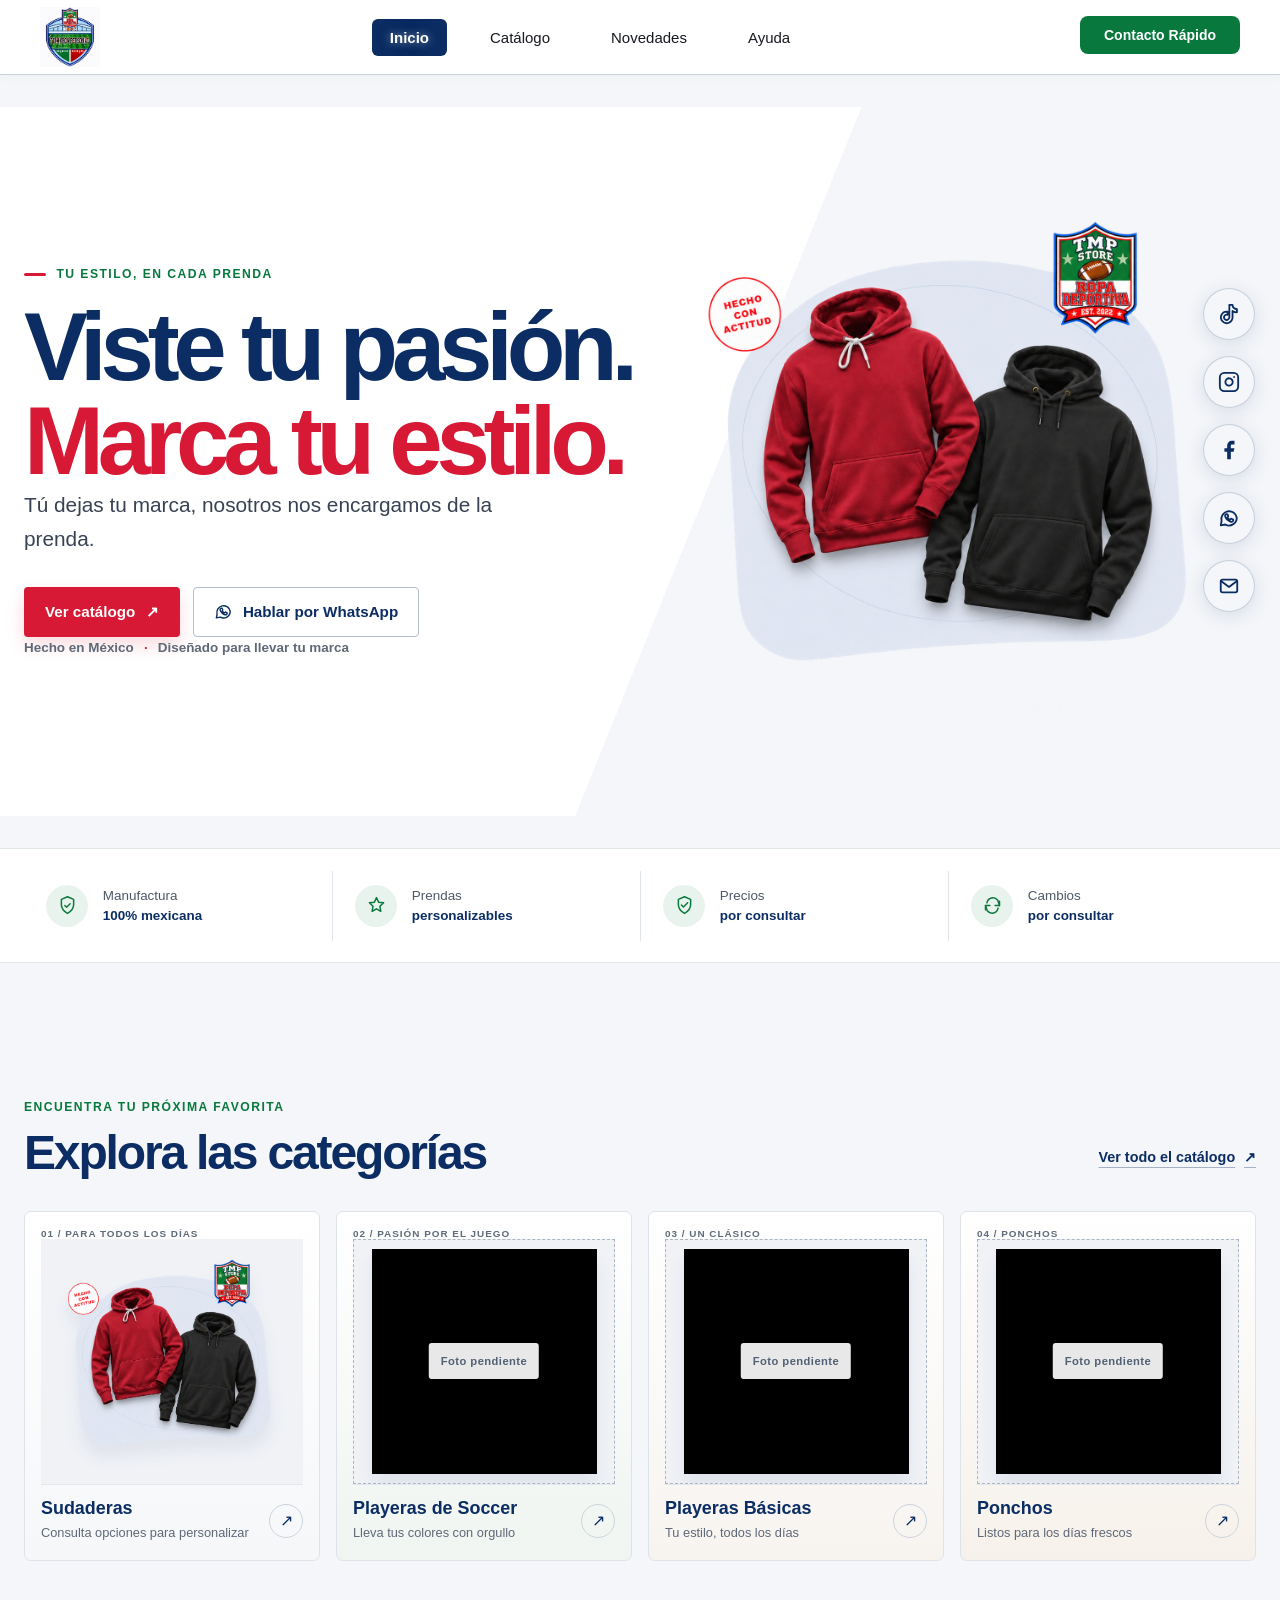
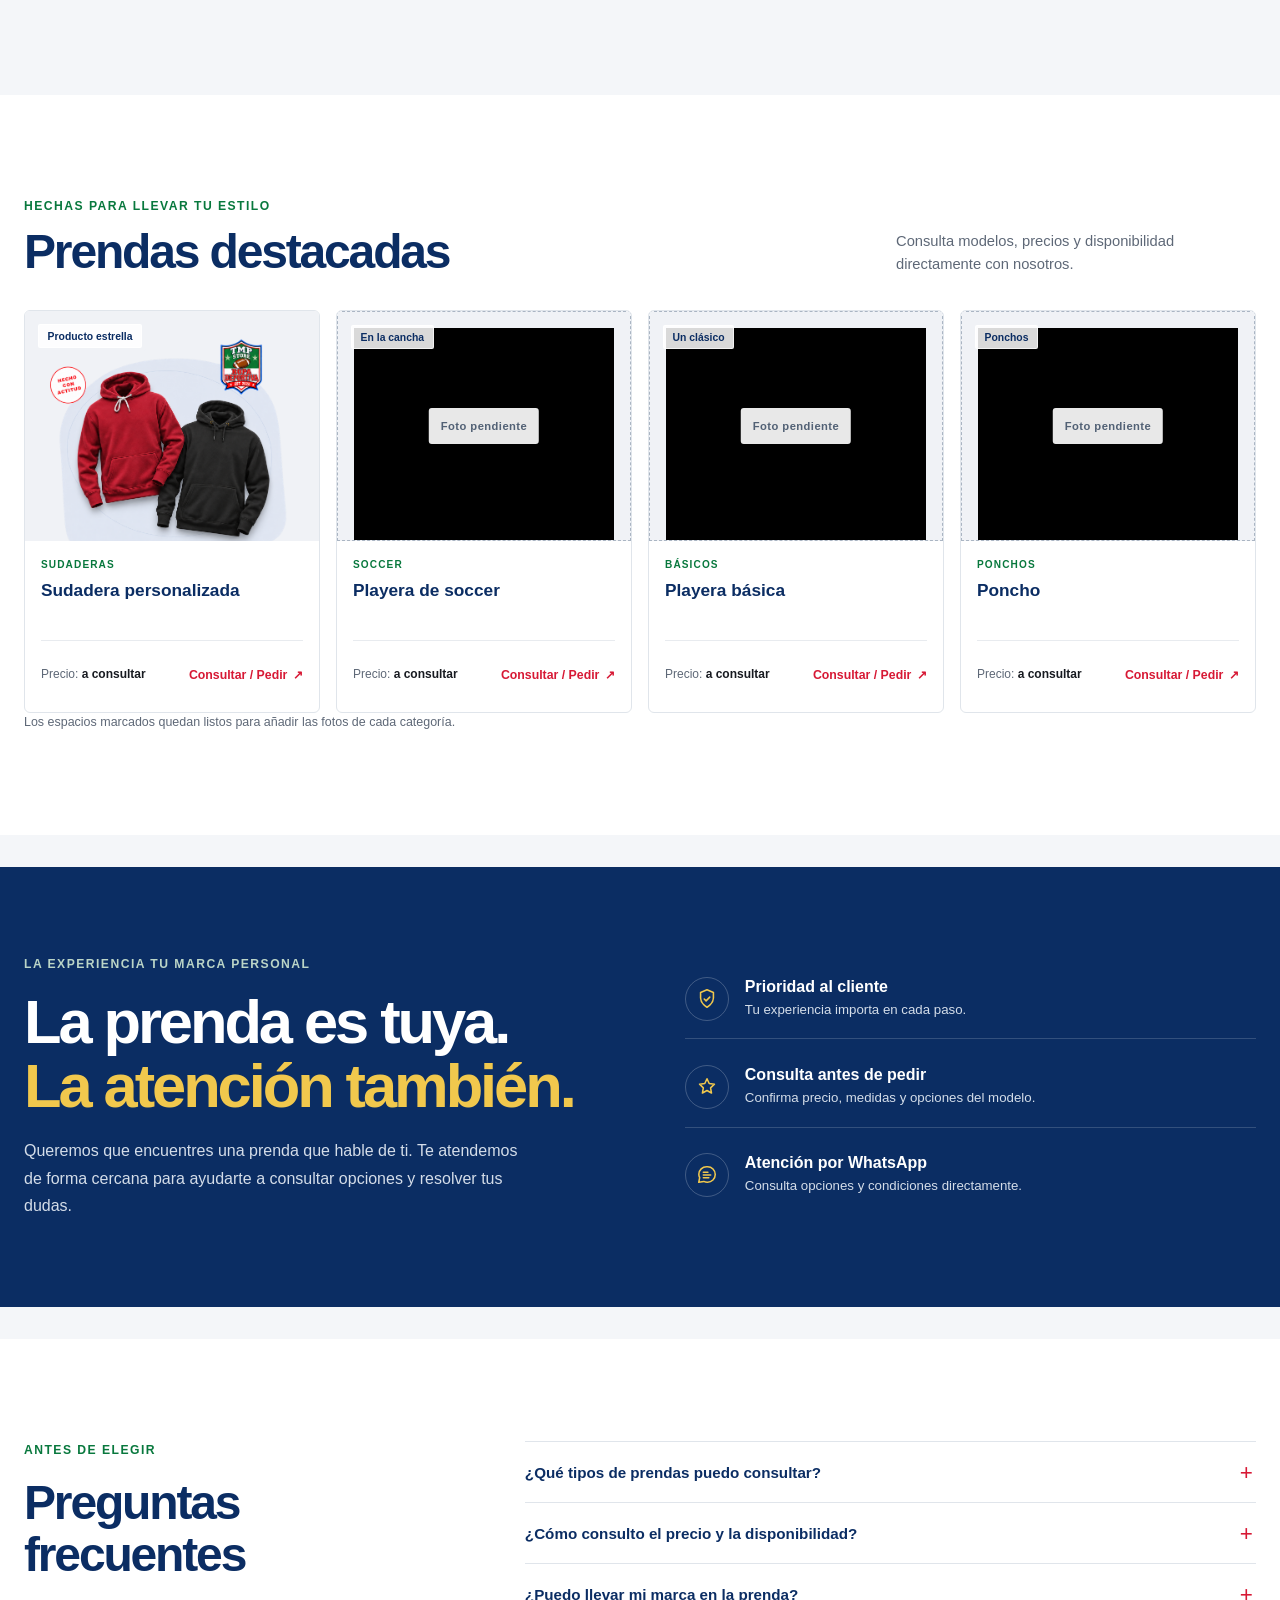
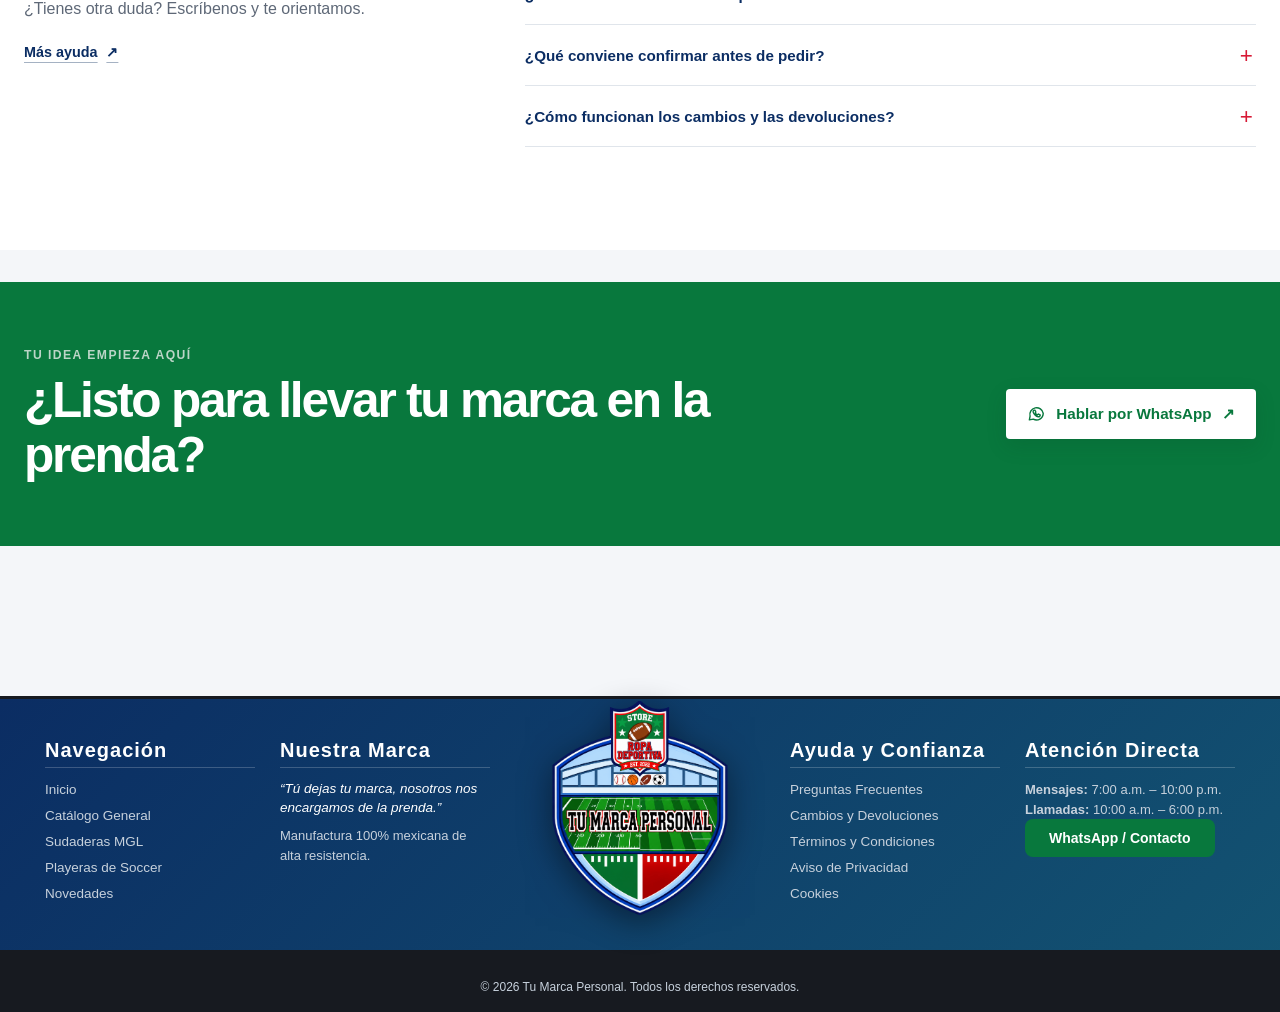
<file: index.html>
<!doctype html>
<html lang="es">
<head>
  <meta charset="utf-8">
  <meta name="viewport" content="width=device-width, initial-scale=1">
  <meta name="description" content="Encuentra sudaderas, playeras de soccer, playeras básicas y ponchos de Tu Marca Personal. Consulta modelos y precios por WhatsApp.">
  <title>Tu Marca Personal | Viste tu pasión</title>
  <link rel="icon" type="image/png" href="codigo/img/logos/Icono_tmp.png">
  <link rel="stylesheet" href="codigo/site-shell.css">
  <link rel="stylesheet" href="codigo/menu/menu.css">
  <link rel="stylesheet" href="codigo/footer/footer.css">
  <link rel="stylesheet" href="codigo/floating%20buttons/floating_buttons.css">
  <link rel="stylesheet" href="codigo/home/home.css">
</head>
<body id="top">
  <a class="skip-link" href="#contenido-principal">Saltar al contenido</a>
  <div id="site-header"></div>

  <main id="contenido-principal" class="page-content home-page">
    <section class="home-hero" aria-labelledby="hero-title">
      <div class="home-container hero-layout">
        <div class="hero-copy">
          <p class="eyebrow"><span class="eyebrow-mark" aria-hidden="true"></span> Tu estilo, en cada prenda</p>
          <h1 id="hero-title">Viste tu pasión.<br><span>Marca tu estilo.</span></h1>
          <p class="hero-tagline">Tú dejas tu marca, nosotros nos encargamos de la prenda.</p>
          <div class="hero-actions">
            <a class="button button-primary" href="catalogo.html">Ver catálogo <span aria-hidden="true">↗</span></a>
            <a class="button button-secondary" href="https://api.whatsapp.com/send/?phone=5215611265205" target="_blank" rel="noopener noreferrer">
              <svg viewBox="0 0 24 24" aria-hidden="true"><path d="M20.5 11.7a8.5 8.5 0 0 1-12.6 7.4L3 20l.9-4.7a8.5 8.5 0 1 1 16.6-3.6Z"></path><path d="M8.7 8.2c.2-.5.4-.5.7-.5h.5c.2 0 .4.1.5.4l.7 1.7c.1.2 0 .4-.1.6l-.5.6c-.2.2-.2.4 0 .6.5.9 1.3 1.7 2.2 2.2.2.1.4.1.6-.1l.7-.8c.2-.2.4-.2.7-.1l1.6.8c.3.1.4.3.4.5 0 .3-.2 1.2-.8 1.6-.5.4-1.1.6-1.8.4-1.1-.2-2.4-.8-3.7-2-1.5-1.3-2.3-2.8-2.6-3.9-.2-.8.1-1.5.4-2Z"></path></svg>
              Hablar por WhatsApp
            </a>
          </div>
          <p class="hero-note">Hecho en México <span aria-hidden="true">·</span> Diseñado para llevar tu marca</p>
        </div>

        <div class="hero-art">
          <div class="hero-photo-orbit">
          <img class="hero-photo" src="codigo/img/inicio/sudaderas_1.png" width="1242" height="1242" alt="Maqueta referencial de dos sudaderas deportivas TMP en rojo y negro" fetchpriority="high" decoding="async">
          </div>
        </div>
      </div>
    </section>

    <section class="trust-section" aria-label="Compra con confianza">
      <div class="home-container trust-grid">
        <article class="trust-item">
          <span class="trust-icon" aria-hidden="true"><svg viewBox="0 0 24 24"><path d="M12 21s7-4.2 7-10V5l-7-3-7 3v6c0 5.8 7 10 7 10Z"></path><path d="m9 12 2 2 4-4"></path></svg></span>
          <p>Manufactura <strong>100% mexicana</strong></p>
        </article>
        <article class="trust-item">
          <span class="trust-icon" aria-hidden="true"><svg viewBox="0 0 24 24"><path d="m12 3 2.4 5.2 5.7.7-4.2 4 1 5.7-4.9-2.8-5 2.8 1-5.7-4.1-4 5.7-.7L12 3Z"></path></svg></span>
          <p>Prendas <strong>personalizables</strong></p>
        </article>
        <article class="trust-item">
          <span class="trust-icon" aria-hidden="true"><svg viewBox="0 0 24 24"><path d="M12 21s7-4.2 7-10V5l-7-3-7 3v6c0 5.8 7 10 7 10Z"></path><path d="m8.5 11.5 2.3 2.3 4.8-5"></path></svg></span>
          <p>Precios <strong>por consultar</strong></p>
        </article>
        <article class="trust-item">
          <span class="trust-icon" aria-hidden="true"><svg viewBox="0 0 24 24"><path d="M20 7v5h-5M4 17v-5h5"></path><path d="M5.6 9A7 7 0 0 1 18 6l2 6M4 12l2 6a7 7 0 0 0 12.4-3"></path></svg></span>
          <p>Cambios <strong>por consultar</strong></p>
        </article>
      </div>
    </section>

    <section class="home-section categories-section" aria-labelledby="categories-title">
      <div class="home-container">
        <div class="section-heading">
          <div><p class="eyebrow">Encuentra tu próxima favorita</p><h2 id="categories-title">Explora las categorías</h2></div>
          <a class="text-link" href="catalogo.html">Ver todo el catálogo <span aria-hidden="true">↗</span></a>
        </div>
        <div class="category-grid">
          <a class="category-card category-card-hoodie" href="catalogo.html#sudaderas">
            <span class="category-number">01 / PARA TODOS LOS DÍAS</span>
            <div class="category-photo"><img class="media-photo" src="codigo/img/inicio/sudaderas_1.png" width="1242" height="1242" alt="Sudaderas roja y negra de TMP Store" loading="lazy" decoding="async"></div>
            <div class="category-copy"><div><h3>Sudaderas</h3><p>Consulta opciones para personalizar</p></div><span class="round-arrow" aria-hidden="true">↗</span></div>
          </a>
          <a class="category-card category-card-soccer" href="catalogo.html#soccer">
            <span class="category-number">02 / PASIÓN POR EL JUEGO</span>
            <div class="category-photo photo-slot">
              <img class="media-photo" src="codigo/img/inicio/playeras-soccer_1.png" data-image-slot alt="" loading="lazy" decoding="async">
              <span class="photo-slot-label">Foto pendiente</span>
            </div>
            <div class="category-copy"><div><h3>Playeras de Soccer</h3><p>Lleva tus colores con orgullo</p></div><span class="round-arrow" aria-hidden="true">↗</span></div>
          </a>
          <a class="category-card category-card-basic" href="catalogo.html#basicas">
            <span class="category-number">03 / UN CLÁSICO</span>
            <div class="category-photo photo-slot">
              <img class="media-photo" src="codigo/img/inicio/playeras-basicas_1.png" data-image-slot alt="" loading="lazy" decoding="async">
              <span class="photo-slot-label">Foto pendiente</span>
            </div>
            <div class="category-copy"><div><h3>Playeras Básicas</h3><p>Tu estilo, todos los días</p></div><span class="round-arrow" aria-hidden="true">↗</span></div>
          </a>
          <a class="category-card category-card-poncho" href="catalogo.html#ponchos">
            <span class="category-number">04 / PONCHOS</span>
            <div class="category-photo photo-slot">
              <img class="media-photo" src="codigo/img/inicio/ponchos_1.png" data-image-slot alt="" loading="lazy" decoding="async">
              <span class="photo-slot-label">Foto pendiente</span>
            </div>
            <div class="category-copy"><div><h3>Ponchos</h3><p>Listos para los días frescos</p></div><span class="round-arrow" aria-hidden="true">↗</span></div>
          </a>
        </div>
      </div>
    </section>

    <section class="home-section products-section" id="destacados" aria-labelledby="products-title">
      <div class="home-container">
        <div class="section-heading">
          <div><p class="eyebrow">Hechas para llevar tu estilo</p><h2 id="products-title">Prendas destacadas</h2></div>
          <p class="section-intro">Consulta modelos, precios y disponibilidad directamente con nosotros.</p>
        </div>
        <div class="product-grid">
          <article class="product-card">
            <a class="product-image product-image-hoodie" href="producto.html?producto=sudaderas" aria-label="Ver detalles de la sudadera personalizada">
              <span class="product-label">Producto estrella</span><img class="media-photo" src="codigo/img/inicio/sudaderas_1.png" width="1242" height="1242" alt="" loading="lazy" decoding="async">
            </a>
            <div class="product-info"><p class="product-category">SUDADERAS</p><h3><a href="producto.html?producto=sudaderas">Sudadera personalizada</a></h3><div class="product-buy"><p>Precio: <strong>a consultar</strong></p><a href="https://api.whatsapp.com/send/?phone=5215611265205&amp;text=Hola%2C%20me%20interesa%20una%20sudadera%20personalizada.%20%C2%BFMe%20comparten%20precio%20y%20disponibilidad%3F" target="_blank" rel="noopener noreferrer">Consultar / Pedir <span aria-hidden="true">↗</span></a></div></div>
          </article>
          <article class="product-card">
            <a class="product-image product-image-soccer photo-slot" href="producto.html?producto=soccer" aria-label="Ver detalles de la playera de soccer">
              <span class="product-label">En la cancha</span><img class="media-photo" src="codigo/img/inicio/playeras-soccer_1.png" data-image-slot alt="" loading="lazy" decoding="async"><span class="photo-slot-label">Foto pendiente</span>
            </a>
            <div class="product-info"><p class="product-category">SOCCER</p><h3><a href="producto.html?producto=soccer">Playera de soccer</a></h3><div class="product-buy"><p>Precio: <strong>a consultar</strong></p><a href="https://api.whatsapp.com/send/?phone=5215611265205&amp;text=Hola%2C%20me%20interesa%20una%20playera%20de%20soccer.%20%C2%BFMe%20comparten%20precio%20y%20disponibilidad%3F" target="_blank" rel="noopener noreferrer">Consultar / Pedir <span aria-hidden="true">↗</span></a></div></div>
          </article>
          <article class="product-card">
            <a class="product-image product-image-basic photo-slot" href="producto.html?producto=basicas" aria-label="Ver detalles de la playera básica">
              <span class="product-label">Un clásico</span><img class="media-photo" src="codigo/img/inicio/playeras-basicas_1.png" data-image-slot alt="" loading="lazy" decoding="async"><span class="photo-slot-label">Foto pendiente</span>
            </a>
            <div class="product-info"><p class="product-category">BÁSICOS</p><h3><a href="producto.html?producto=basicas">Playera básica</a></h3><div class="product-buy"><p>Precio: <strong>a consultar</strong></p><a href="https://api.whatsapp.com/send/?phone=5215611265205&amp;text=Hola%2C%20me%20interesa%20una%20playera%20b%C3%A1sica.%20%C2%BFMe%20comparten%20precio%20y%20disponibilidad%3F" target="_blank" rel="noopener noreferrer">Consultar / Pedir <span aria-hidden="true">↗</span></a></div></div>
          </article>
          <article class="product-card">
            <a class="product-image product-image-poncho photo-slot" href="producto.html?producto=ponchos" aria-label="Ver detalles del poncho">
              <span class="product-label">Ponchos</span><img class="media-photo" src="codigo/img/inicio/ponchos_1.png" data-image-slot alt="" loading="lazy" decoding="async"><span class="photo-slot-label">Foto pendiente</span>
            </a>
            <div class="product-info"><p class="product-category">PONCHOS</p><h3><a href="producto.html?producto=ponchos">Poncho</a></h3><div class="product-buy"><p>Precio: <strong>a consultar</strong></p><a href="https://api.whatsapp.com/send/?phone=5215611265205&amp;text=Hola%2C%20me%20interesa%20un%20poncho.%20%C2%BFMe%20comparten%20precio%20y%20disponibilidad%3F" target="_blank" rel="noopener noreferrer">Consultar / Pedir <span aria-hidden="true">↗</span></a></div></div>
          </article>
        </div>
        <p class="photo-note">Los espacios marcados quedan listos para añadir las fotos de cada categoría.</p>
      </div>
    </section>

    <section class="brand-section" aria-labelledby="brand-title">
      <div class="home-container brand-layout">
        <div class="brand-copy"><p class="eyebrow eyebrow-light">La experiencia Tu Marca Personal</p><h2 id="brand-title">La prenda es tuya.<br><span>La atención también.</span></h2><p>Queremos que encuentres una prenda que hable de ti. Te atendemos de forma cercana para ayudarte a consultar opciones y resolver tus dudas.</p></div>
        <div class="brand-benefits">
          <article><span class="benefit-icon" aria-hidden="true"><svg viewBox="0 0 24 24"><path d="M12 21s7-4.2 7-10V5l-7-3-7 3v6c0 5.8 7 10 7 10Z"></path><path d="m9 12 2 2 4-4"></path></svg></span><div><h3>Prioridad al cliente</h3><p>Tu experiencia importa en cada paso.</p></div></article>
          <article><span class="benefit-icon" aria-hidden="true"><svg viewBox="0 0 24 24"><path d="m12 3 2.4 5.2 5.7.7-4.2 4 1 5.7-4.9-2.8-5 2.8 1-5.7-4.1-4 5.7-.7L12 3Z"></path></svg></span><div><h3>Consulta antes de pedir</h3><p>Confirma precio, medidas y opciones del modelo.</p></div></article>
          <article><span class="benefit-icon" aria-hidden="true"><svg viewBox="0 0 24 24"><path d="M21 11.5a8.4 8.4 0 0 1-8.5 8.4 8.7 8.7 0 0 1-4-.9L3 20l1-5.1a8.3 8.3 0 0 1-.9-3.8A8.4 8.4 0 0 1 11.5 3h1a8.4 8.4 0 0 1 8.5 8.5Z"></path><path d="M8 12h8m-8-3h5m-5 6h6"></path></svg></span><div><h3>Atención por WhatsApp</h3><p>Consulta opciones y condiciones directamente.</p></div></article>
        </div>
      </div>
    </section>

    <section class="home-section faq-section" id="preguntas-frecuentes" aria-labelledby="faq-title">
      <div class="home-container faq-layout">
        <div class="faq-heading"><p class="eyebrow">Antes de elegir</p><h2 id="faq-title">Preguntas frecuentes</h2><p>¿Tienes otra duda? Escríbenos y te orientamos.</p><a class="text-link" href="ayuda.html#faq">Más ayuda <span aria-hidden="true">↗</span></a></div>
        <div class="faq-list">
          <details><summary>¿Qué tipos de prendas puedo consultar?</summary><p>Sudaderas, playeras de soccer, playeras básicas y ponchos.</p></details>
          <details><summary>¿Cómo consulto el precio y la disponibilidad?</summary><p>Envíanos un mensaje por WhatsApp y pregunta por la prenda que te interesa.</p></details>
          <details><summary>¿Puedo llevar mi marca en la prenda?</summary><p>Ese es el propósito de Tu Marca Personal. Escríbenos para conversar sobre tu idea y las opciones disponibles.</p></details>
          <details><summary>¿Qué conviene confirmar antes de pedir?</summary><p>Consulta precio, medidas, materiales y disponibilidad del modelo que te interesa.</p></details>
          <details><summary>¿Cómo funcionan los cambios y las devoluciones?</summary><p>Consulta las condiciones vigentes antes de realizar tu pedido.</p></details>
        </div>
      </div>
    </section>

    <section class="closing-section" aria-labelledby="closing-title">
      <div class="home-container closing-inner">
        <div><p class="eyebrow eyebrow-light">Tu idea empieza aquí</p><h2 id="closing-title">¿Listo para llevar tu marca en la prenda?</h2></div>
        <a class="button button-light" href="https://api.whatsapp.com/send/?phone=5215611265205&amp;text=Hola%2C%20quiero%20llevar%20mi%20marca%20en%20una%20prenda.%20%C2%BFMe%20pueden%20orientar%3F" target="_blank" rel="noopener noreferrer">
          <svg viewBox="0 0 24 24" aria-hidden="true"><path d="M20.5 11.7a8.5 8.5 0 0 1-12.6 7.4L3 20l.9-4.7a8.5 8.5 0 1 1 16.6-3.6Z"></path><path d="M8.7 8.2c.2-.5.4-.5.7-.5h.5c.2 0 .4.1.5.4l.7 1.7c.1.2 0 .4-.1.6l-.5.6c-.2.2-.2.4 0 .6.5.9 1.3 1.7 2.2 2.2.2.1.4.1.6-.1l.7-.8c.2-.2.4-.2.7-.1l1.6.8c.3.1.4.3.4.5 0 .3-.2 1.2-.8 1.6-.5.4-1.1.6-1.8.4-1.1-.2-2.4-.8-3.7-2-1.5-1.3-2.3-2.8-2.6-3.9-.2-.8.1-1.5.4-2Z"></path></svg>
          Hablar por WhatsApp <span aria-hidden="true">↗</span>
        </a>
      </div>
    </section>
  </main>

  <a class="mobile-whatsapp-cta" href="https://api.whatsapp.com/send/?phone=5215611265205" target="_blank" rel="noopener noreferrer">
    <svg viewBox="0 0 24 24" aria-hidden="true"><path d="M20.5 11.7a8.5 8.5 0 0 1-12.6 7.4L3 20l.9-4.7a8.5 8.5 0 1 1 16.6-3.6Z"></path><path d="M8.7 8.2c.2-.5.4-.5.7-.5h.5c.2 0 .4.1.5.4l.7 1.7c.1.2 0 .4-.1.6l-.5.6c-.2.2-.2.4 0 .6.5.9 1.3 1.7 2.2 2.2.2.1.4.1.6-.1l.7-.8c.2-.2.4-.2.7-.1l1.6.8c.3.1.4.3.4.5 0 .3-.2 1.2-.8 1.6-.5.4-1.1.6-1.8.4-1.1-.2-2.4-.8-3.7-2-1.5-1.3-2.3-2.8-2.6-3.9-.2-.8.1-1.5.4-2Z"></path></svg>
    Hablar por WhatsApp
  </a>

  <div id="site-footer"></div>
  <div id="site-floating-buttons"></div>
  <script defer src="codigo/site-shell.js"></script>
  <script defer src="codigo/menu/menu.js"></script>
  <script defer src="codigo/footer/footer.js"></script>
  <script defer src="codigo/floating%20buttons/floating_buttons.js"></script>
  <script defer src="codigo/home/home-images.js"></script>
</body>
</html>
</file>
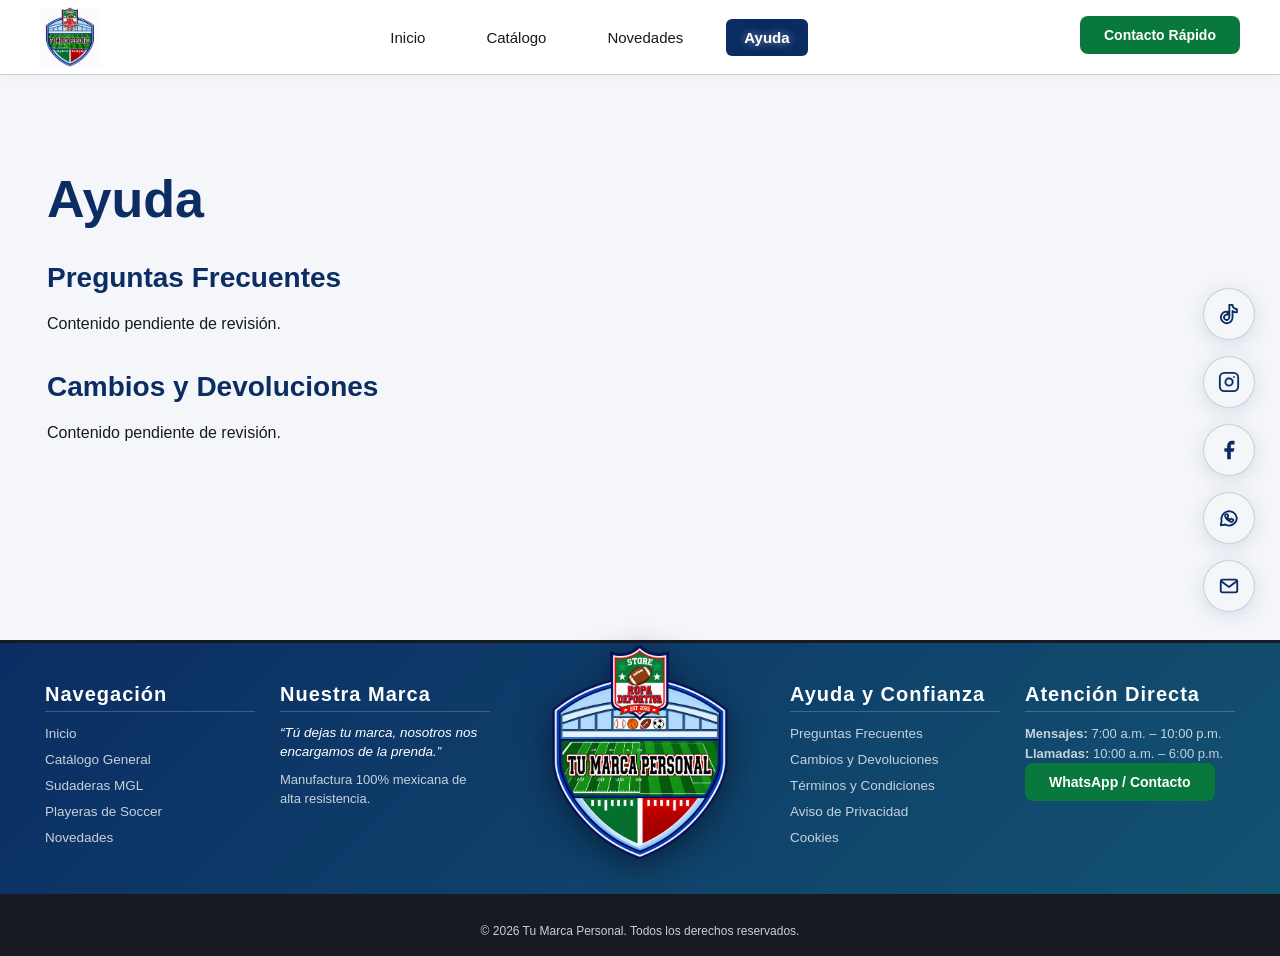
<file: ayuda.html>
<!doctype html>
<html lang="es">
<head>
  <meta charset="utf-8">
  <meta name="viewport" content="width=device-width, initial-scale=1">
  <title>Ayuda | Tu Marca Personal</title>
  <link rel="icon" type="image/png" href="codigo/img/logos/Icono_tmp.png">
  <link rel="stylesheet" href="codigo/site-shell.css">
  <link rel="stylesheet" href="codigo/menu/menu.css">
  <link rel="stylesheet" href="codigo/footer/footer.css">
  <link rel="stylesheet" href="codigo/floating%20buttons/floating_buttons.css">
</head>
<body id="top">
  <a class="skip-link" href="#contenido-principal">Saltar al contenido</a>
  <div id="site-header"></div>
  <main id="contenido-principal" class="page-content">
    <h1>Ayuda</h1>
    <section id="faq">
      <h2>Preguntas Frecuentes</h2>
      <p>Contenido pendiente de revisión.</p>
    </section>
    <section id="cambios">
      <h2>Cambios y Devoluciones</h2>
      <p>Contenido pendiente de revisión.</p>
    </section>
  </main>
  <div id="site-footer"></div>
  <div id="site-floating-buttons"></div>
  <script defer src="codigo/site-shell.js"></script>
  <script defer src="codigo/menu/menu.js"></script>
  <script defer src="codigo/footer/footer.js"></script>
  <script defer src="codigo/floating%20buttons/floating_buttons.js"></script>
</body>
</html>
</file>
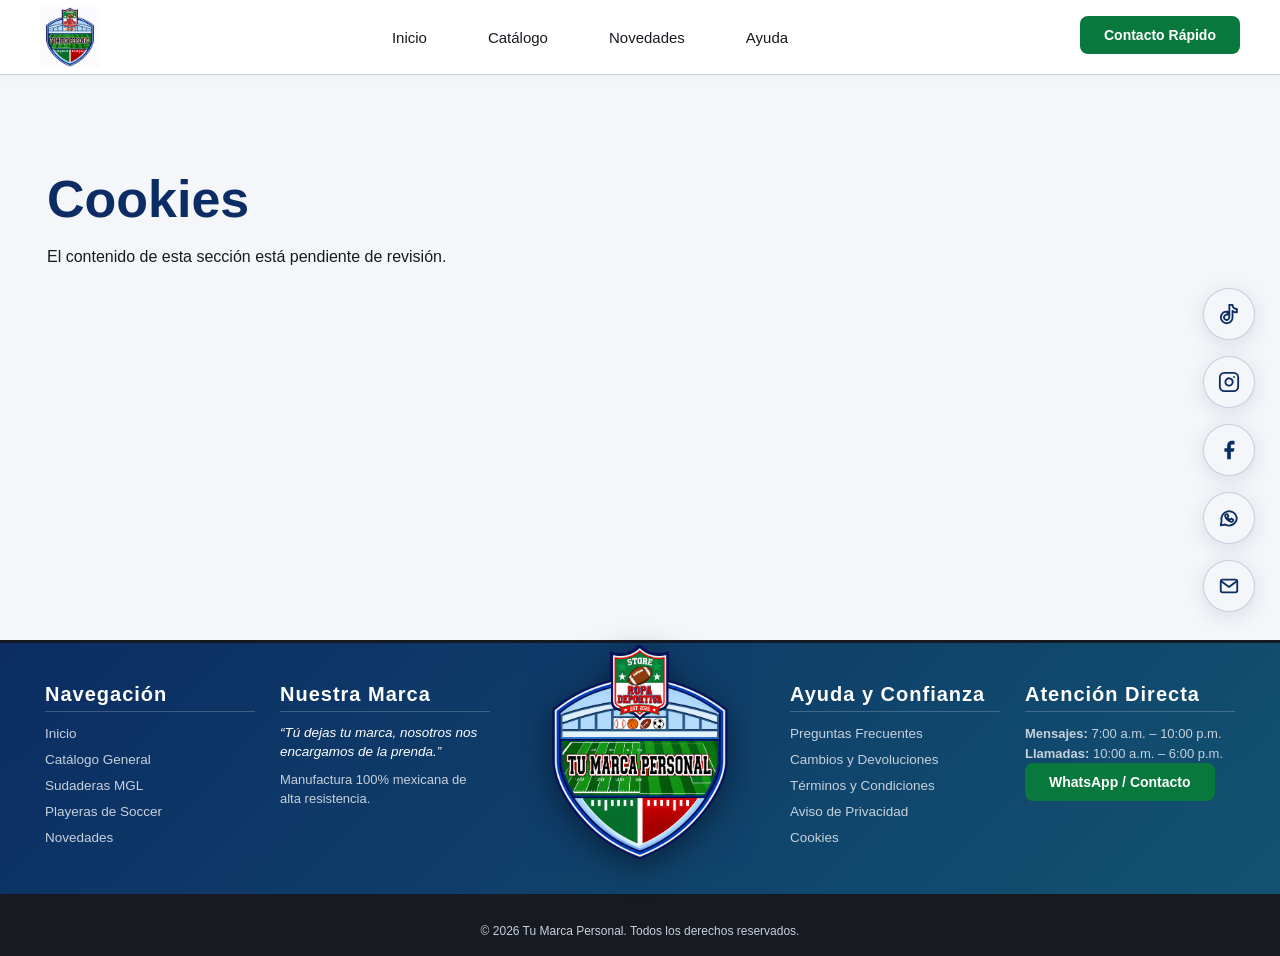
<file: cookis.html>
<!doctype html>
<html lang="es">
<head>
  <meta charset="utf-8">
  <meta name="viewport" content="width=device-width, initial-scale=1">
  <title>Cookies | Tu Marca Personal</title>
  <link rel="icon" type="image/png" href="codigo/img/logos/Icono_tmp.png">
  <link rel="stylesheet" href="codigo/site-shell.css">
  <link rel="stylesheet" href="codigo/menu/menu.css">
  <link rel="stylesheet" href="codigo/footer/footer.css">
  <link rel="stylesheet" href="codigo/floating%20buttons/floating_buttons.css">
</head>
<body id="top">
  <a class="skip-link" href="#contenido-principal">Saltar al contenido</a>
  <div id="site-header"></div>
  <main id="contenido-principal" class="page-content">
    <h1 id="cookies">Cookies</h1>
    <p>El contenido de esta sección está pendiente de revisión.</p>
  </main>
  <div id="site-footer"></div>
  <div id="site-floating-buttons"></div>
  <script defer src="codigo/site-shell.js"></script>
  <script defer src="codigo/menu/menu.js"></script>
  <script defer src="codigo/footer/footer.js"></script>
  <script defer src="codigo/floating%20buttons/floating_buttons.js"></script>
</body>
</html>
</file>
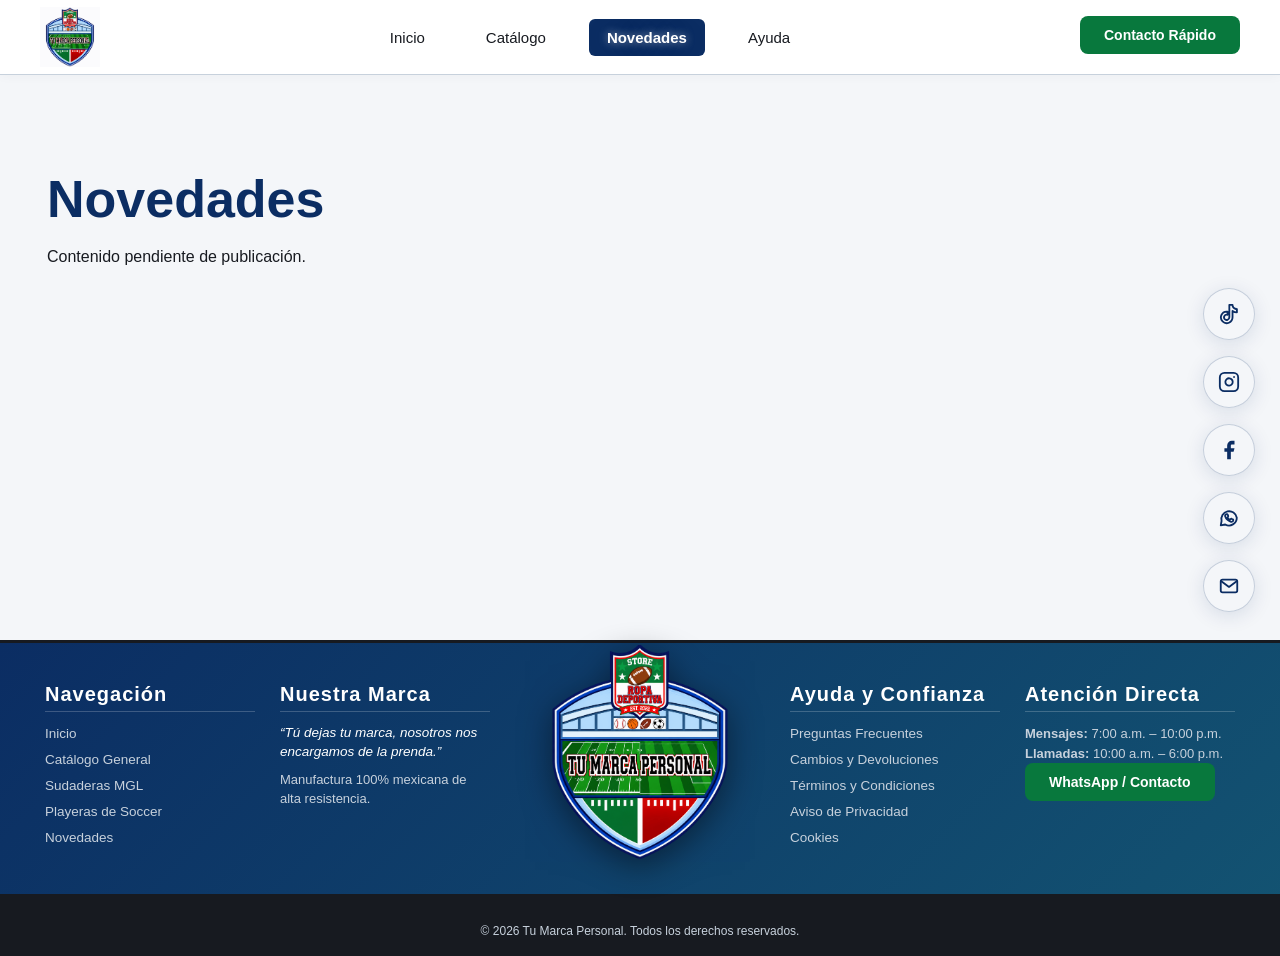
<file: novedades.html>
<!doctype html>
<html lang="es">
<head>
  <meta charset="utf-8">
  <meta name="viewport" content="width=device-width, initial-scale=1">
  <title>Novedades | Tu Marca Personal</title>
  <link rel="icon" type="image/png" href="codigo/img/logos/Icono_tmp.png">
  <link rel="stylesheet" href="codigo/site-shell.css">
  <link rel="stylesheet" href="codigo/menu/menu.css">
  <link rel="stylesheet" href="codigo/footer/footer.css">
  <link rel="stylesheet" href="codigo/floating%20buttons/floating_buttons.css">
</head>
<body id="top">
  <a class="skip-link" href="#contenido-principal">Saltar al contenido</a>
  <div id="site-header"></div>
  <main id="contenido-principal" class="page-content">
    <h1 id="novedades">Novedades</h1>
    <p>Contenido pendiente de publicación.</p>
  </main>
  <div id="site-footer"></div>
  <div id="site-floating-buttons"></div>
  <script defer src="codigo/site-shell.js"></script>
  <script defer src="codigo/menu/menu.js"></script>
  <script defer src="codigo/footer/footer.js"></script>
  <script defer src="codigo/floating%20buttons/floating_buttons.js"></script>
</body>
</html>
</file>
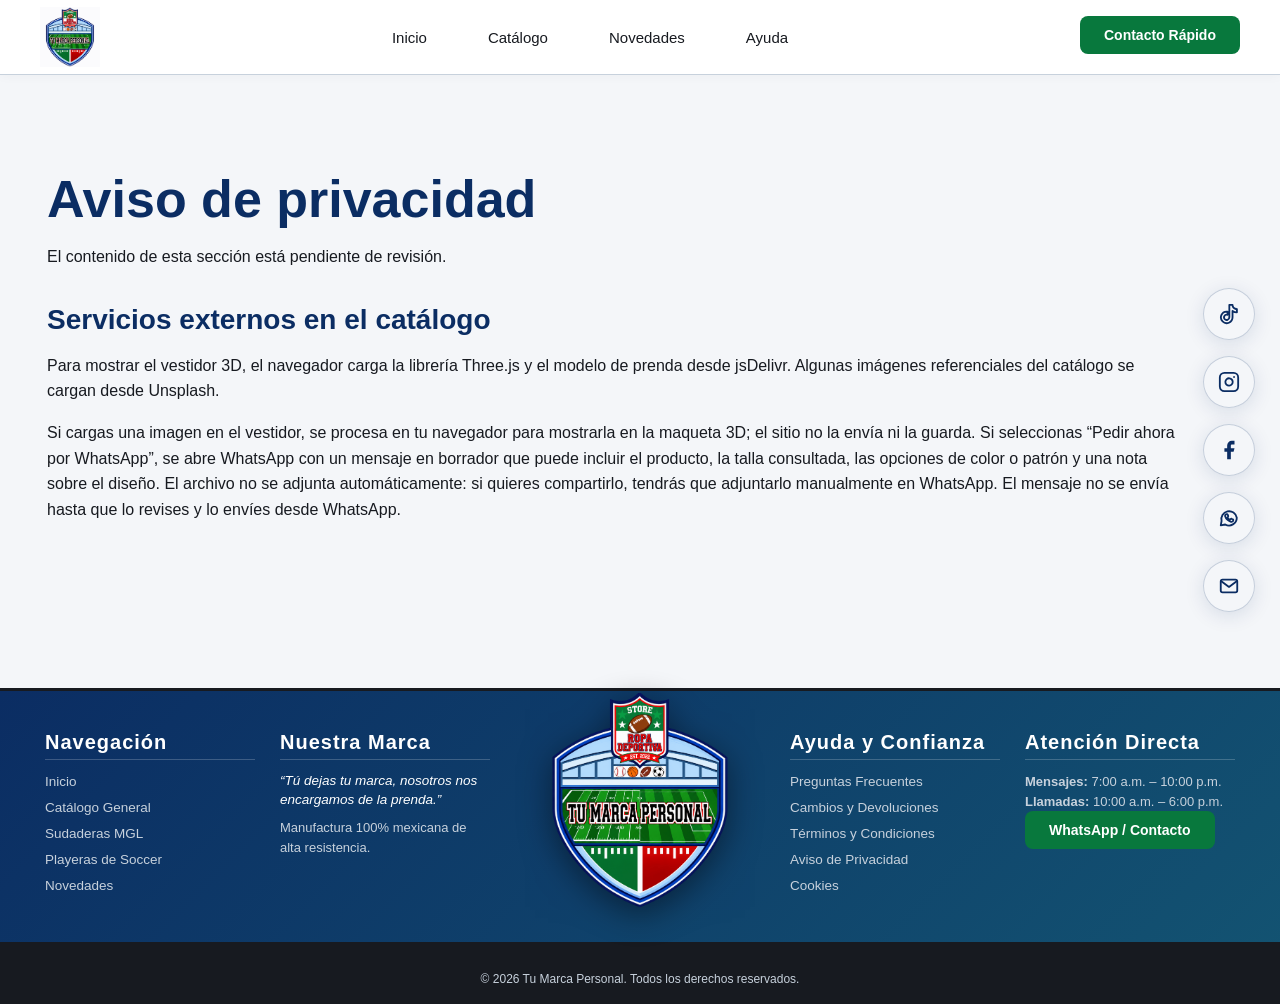
<file: privacidad.html>
<!doctype html>
<html lang="es">
<head>
  <meta charset="utf-8">
  <meta name="viewport" content="width=device-width, initial-scale=1">
  <title>Aviso de privacidad | Tu Marca Personal</title>
  <link rel="icon" type="image/png" href="codigo/img/logos/Icono_tmp.png">
  <link rel="stylesheet" href="codigo/site-shell.css">
  <link rel="stylesheet" href="codigo/menu/menu.css">
  <link rel="stylesheet" href="codigo/footer/footer.css">
  <link rel="stylesheet" href="codigo/floating%20buttons/floating_buttons.css">
</head>
<body id="top">
  <a class="skip-link" href="#contenido-principal">Saltar al contenido</a>
  <div id="site-header"></div>
  <main id="contenido-principal" class="page-content">
    <h1 id="privacidad">Aviso de privacidad</h1>
    <p>El contenido de esta sección está pendiente de revisión.</p>
    <section aria-labelledby="servicios-externos">
      <h2 id="servicios-externos">Servicios externos en el catálogo</h2>
      <p>Para mostrar el vestidor 3D, el navegador carga la librería Three.js y el modelo de prenda desde jsDelivr. Algunas imágenes referenciales del catálogo se cargan desde Unsplash.</p>
      <p>Si cargas una imagen en el vestidor, se procesa en tu navegador para mostrarla en la maqueta 3D; el sitio no la envía ni la guarda. Si seleccionas “Pedir ahora por WhatsApp”, se abre WhatsApp con un mensaje en borrador que puede incluir el producto, la talla consultada, las opciones de color o patrón y una nota sobre el diseño. El archivo no se adjunta automáticamente: si quieres compartirlo, tendrás que adjuntarlo manualmente en WhatsApp. El mensaje no se envía hasta que lo revises y lo envíes desde WhatsApp.</p>
    </section>
  </main>
  <div id="site-footer"></div>
  <div id="site-floating-buttons"></div>
  <script defer src="codigo/site-shell.js"></script>
  <script defer src="codigo/menu/menu.js"></script>
  <script defer src="codigo/footer/footer.js"></script>
  <script defer src="codigo/floating%20buttons/floating_buttons.js"></script>
</body>
</html>
</file>
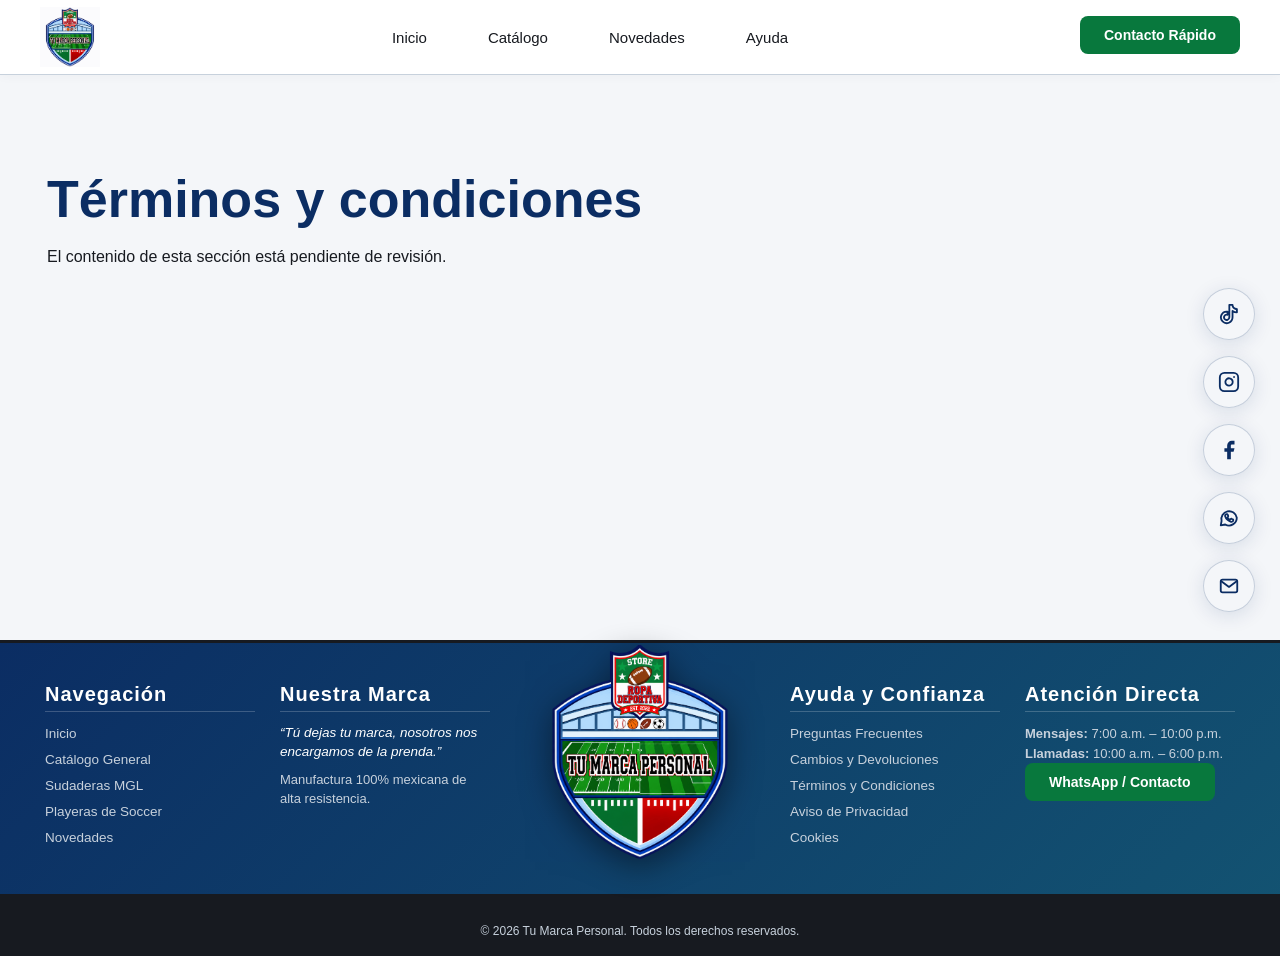
<file: terminos.html>
<!doctype html>
<html lang="es">
<head>
  <meta charset="utf-8">
  <meta name="viewport" content="width=device-width, initial-scale=1">
  <title>Términos y condiciones | Tu Marca Personal</title>
  <link rel="icon" type="image/png" href="codigo/img/logos/Icono_tmp.png">
  <link rel="stylesheet" href="codigo/site-shell.css">
  <link rel="stylesheet" href="codigo/menu/menu.css">
  <link rel="stylesheet" href="codigo/footer/footer.css">
  <link rel="stylesheet" href="codigo/floating%20buttons/floating_buttons.css">
</head>
<body id="top">
  <a class="skip-link" href="#contenido-principal">Saltar al contenido</a>
  <div id="site-header"></div>
  <main id="contenido-principal" class="page-content">
    <h1 id="terminos">Términos y condiciones</h1>
    <p>El contenido de esta sección está pendiente de revisión.</p>
  </main>
  <div id="site-footer"></div>
  <div id="site-floating-buttons"></div>
  <script defer src="codigo/site-shell.js"></script>
  <script defer src="codigo/menu/menu.js"></script>
  <script defer src="codigo/footer/footer.js"></script>
  <script defer src="codigo/floating%20buttons/floating_buttons.js"></script>
</body>
</html>
</file>
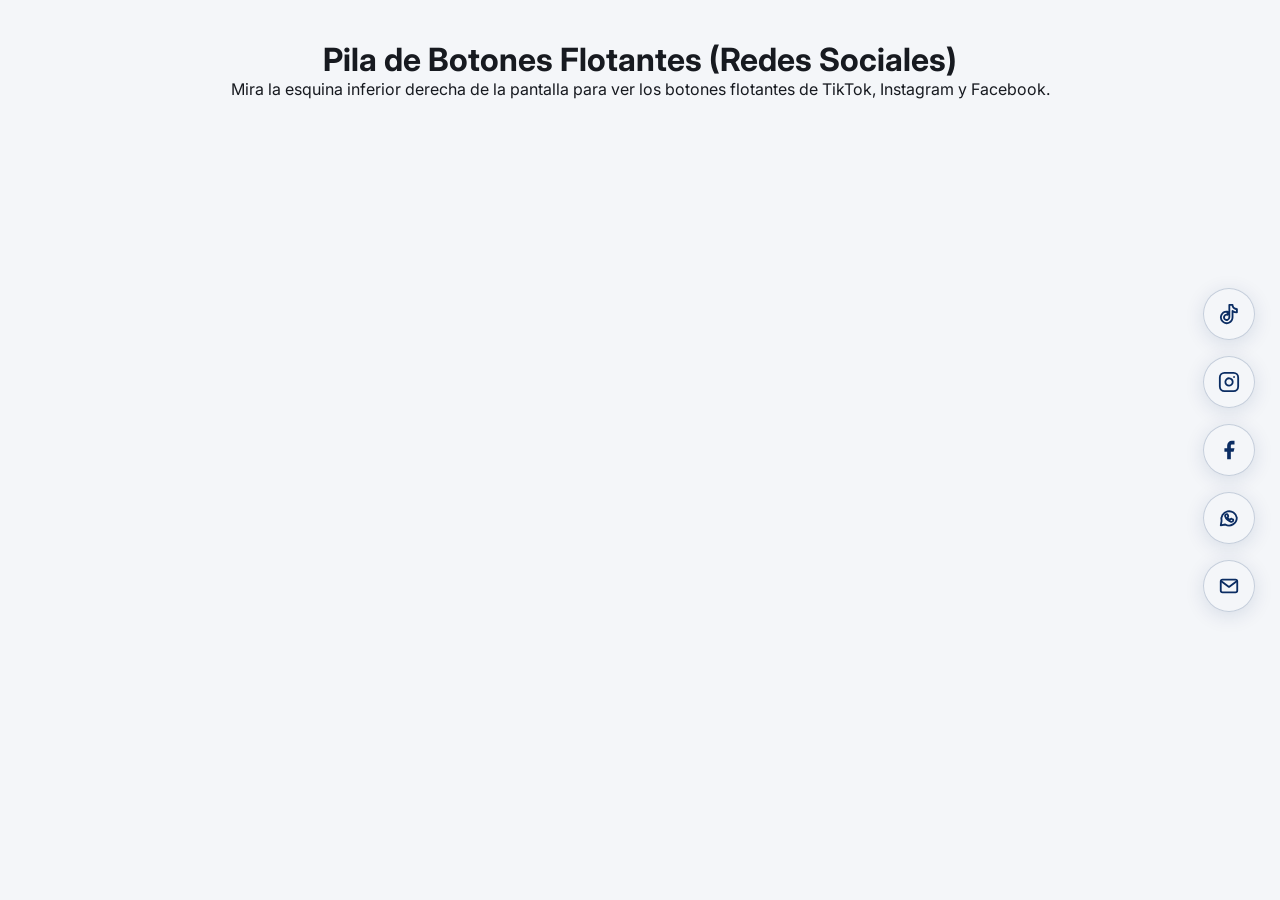
<file: codigo/floating buttons/floating_buttons.html>
<!DOCTYPE html>
<html lang="es">
<head>
    <meta charset="UTF-8">
    <meta name="viewport" content="width=device-width, initial-scale=1.0">
    <title>Botones Flotantes - Redes Sociales</title>
    <!-- FAVICON -->
    <link rel="icon" type="image/png" href="../img/logos/Icono_tmp.png">
    <!-- Tipografía Inter -->
    <link href="https://fonts.googleapis.com/css2?family=Inter:wght@400;500;600;700&display=swap" rel="stylesheet">
    <!-- Enlace al archivo CSS de los botones flotantes -->
    <link rel="stylesheet" href="floating_buttons.css">
</head>
<body>

    <!-- CONTENIDO DE PRUEBA -->
    <main style="padding: 40px; color: #171A20; text-align: center; min-height: 100vh;">
        <h1>Pila de Botones Flotantes (Redes Sociales)</h1>
        <p>Mira la esquina inferior derecha de la pantalla para ver los botones flotantes de TikTok, Instagram y Facebook.</p>
    </main>

    <!-- ==========================================
         PILA DE BOTONES FLOTANTES DE REDES SOCIALES
         ========================================== -->
    <nav class="button-stack" aria-label="Redes sociales y contacto">
        
        <!-- TikTok -->
        <div class="btn-wrapper">
            <a href="https://www.tiktok.com" target="_blank" rel="noopener noreferrer" class="orb-btn btn-tiktok" aria-label="TikTok">
                <svg viewBox="0 0 24 24" aria-hidden="true">
                    <path d="M19.59 6.69a4.83 4.83 0 0 1-3.77-4.25V2h-3.45v13.67a2.89 2.89 0 0 1-5.2 1.74 2.89 2.89 0 0 1 2.31-4.64 2.93 2.93 0 0 1 .88.13V9.4a6.84 6.84 0 0 0-1-.05A6.33 6.33 0 0 0 5 20.1a6.34 6.34 0 0 0 10.86-4.43v-7a8.16 8.16 0 0 0 4.77 1.52v-3.4a4.85 4.85 0 0 1-1.04-.5z"></path>
                </svg>
            </a>
            <span class="btn-label">TikTok</span>
        </div>

        <!-- Instagram -->
        <div class="btn-wrapper">
            <a href="https://www.instagram.com" target="_blank" rel="noopener noreferrer" class="orb-btn btn-instagram" aria-label="Instagram">
                <svg viewBox="0 0 24 24" aria-hidden="true">
                    <rect x="2" y="2" width="20" height="20" rx="5" ry="5"></rect>
                    <path d="M16 11.37A4 4 0 1 1 12.63 8 4 4 0 0 1 16 11.37z"></path>
                    <line x1="17.5" y1="6.5" x2="17.51" y2="6.5"></line>
                </svg>
            </a>
            <span class="btn-label">Instagram</span>
        </div>

        <!-- Facebook (FB) -->
        <div class="btn-wrapper">
            <a href="https://www.facebook.com" target="_blank" rel="noopener noreferrer" class="orb-btn btn-facebook" aria-label="Facebook">
                <svg viewBox="0 0 24 24" aria-hidden="true">
                    <path d="M18 2h-3a5 5 0 0 0-5 5v3H7v4h3v8h4v-8h3l1-4h-4V7a1 1 0 0 1 1-1h3z"></path>
                </svg>
            </a>
            <span class="btn-label">Facebook</span>
        </div>

        <!-- WhatsApp -->
        <div class="btn-wrapper">
            <a href="https://api.whatsapp.com/send/?phone=5215611265205" target="_blank" rel="noopener noreferrer" class="orb-btn btn-whatsapp" aria-label="WhatsApp: contacto directo y rápido">
                <svg viewBox="0 0 24 24" aria-hidden="true">
                    <path d="M20.5 11.7a8.5 8.5 0 0 1-12.6 7.4L3 20l.9-4.7a8.5 8.5 0 1 1 16.6-3.6Z"></path>
                    <path d="M8.7 8.2c.2-.5.4-.5.7-.5h.5c.2 0 .4.1.5.4l.7 1.7c.1.2 0 .4-.1.6l-.5.6c-.2.2-.2.4 0 .6.5.9 1.3 1.7 2.2 2.2.2.1.4.1.6-.1l.7-.8c.2-.2.4-.2.7-.1l1.6.8c.3.1.4.3.4.5 0 .3-.2 1.2-.8 1.6-.5.4-1.1.6-1.8.4-1.1-.2-2.4-.8-3.7-2-1.5-1.3-2.3-2.8-2.6-3.9-.2-.8.1-1.5.4-2Z"></path>
                </svg>
            </a>
            <span class="btn-label">WhatsApp · Contacto directo y rápido</span>
        </div>

        <!-- Gmail: destinatario por definir -->
        <div class="btn-wrapper">
            <a href="https://mail.google.com/mail/?view=cm&amp;fs=1&amp;su=Contacto%20directo%20y%20r%C3%A1pido" target="_blank" rel="noopener noreferrer" class="orb-btn btn-gmail" aria-label="Gmail: contacto directo y rápido; destinatario por definir">
                <svg viewBox="0 0 24 24" aria-hidden="true">
                    <rect x="3" y="5" width="18" height="14" rx="2"></rect>
                    <path d="m4 7 8 6 8-6"></path>
                </svg>
            </a>
            <span class="btn-label">Gmail · Contacto directo y rápido</span>
        </div>

    </nav>

    <!-- Enlace al archivo JavaScript -->
    <script src="floating_buttons.js"></script>
</body>
</html>
</file>
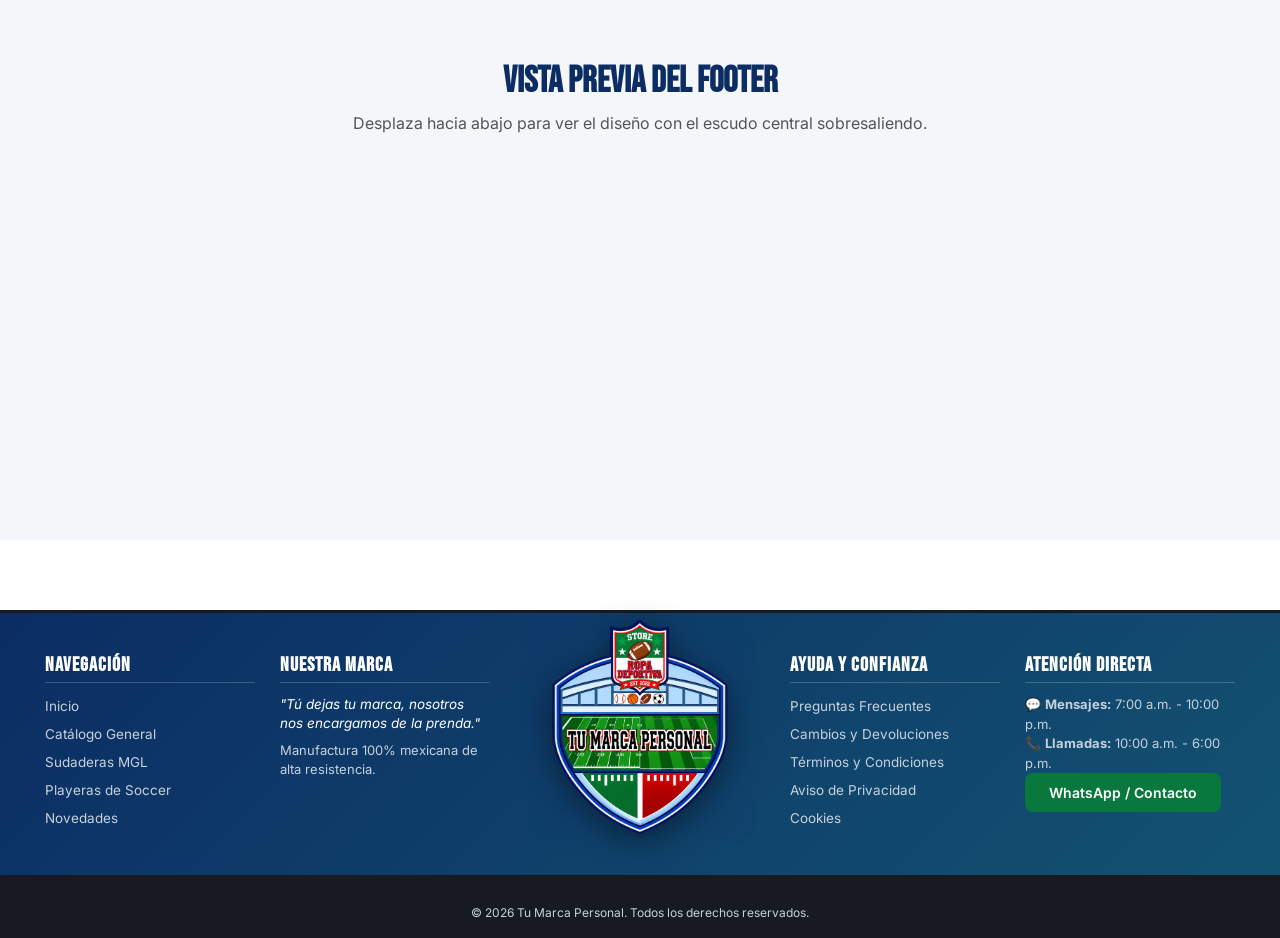
<file: codigo/footer/footer.html>
<!DOCTYPE html>
<html lang="es">
<head>
    <meta charset="UTF-8">
    <meta name="viewport" content="width=device-width, initial-scale=1.0">
    <title>Tu Marca Personal - Vista Previa Footer</title>
    <!-- FAVICON -->
    <link rel="icon" type="image/png" href="../img/logos/Icono_tmp.png">
    <!-- TIPOGRAFÍAS -->
    <link href="https://fonts.googleapis.com/css2?family=Bebas+Neue&family=Inter:wght@400;500;600;700&display=swap" rel="stylesheet">
    <!-- Enlace al archivo CSS separado -->
    <link rel="stylesheet" href="footer.css">
</head>
<body id="top">

    <!-- CONTENIDO DE PRUEBA (Para empujar el footer hacia abajo) -->
    <main style="min-height: 60vh; padding: 60px 20px; text-align: center; background-color: #f4f6f9;">
        <h1 style="font-family: 'Bebas Neue', sans-serif; color: #0B2D63; font-size: 36px;">Vista Previa del Footer</h1>
        <p style="font-family: 'Inter', sans-serif; color: #555; margin-top: 10px;">
            Desplaza hacia abajo para ver el diseño con el escudo central sobresaliendo.
        </p>
    </main>

    <!-- ==========================================
         FOOTER / PIE DE PÁGINA CON ESCUDO CENTRAL
         ========================================== -->
    <footer class="site-footer">
        <div class="footer-wrapper">
            
            <!-- BLOQUE IZQUIERDO: Navegación y Esencia -->
            <div class="footer-side footer-left">
                <div class="footer-col">
                    <h3>Navegación</h3>
                    <ul>
                        <li><a href="../../index.html#inicio">Inicio</a></li>
                        <li><a href="../../catalogo.html#catalogo">Catálogo General</a></li>
                        <li><a href="../../catalogo.html#sudaderas">Sudaderas MGL</a></li>
                        <li><a href="../../catalogo.html#soccer">Playeras de Soccer</a></li>
                        <li><a href="../../novedades.html#novedades">Novedades</a></li>
                    </ul>
                </div>

                <div class="footer-col">
                    <h3>Nuestra Marca</h3>
                    <p class="footer-slogan">"Tú dejas tu marca, nosotros nos encargamos de la prenda."</p>
                    <p class="footer-desc">Manufactura 100% mexicana de alta resistencia.</p>
                </div>
            </div>

            <!-- CENTRO: Escudo / Logo Sobresaliente (Como en tu boceto) -->
            <div class="footer-center-logo">
                <!-- NOTA: Ajusta la ruta 'src' según la carpeta donde tengas tu imagen -->
                <a id="footer-shield" href="#top" aria-label="Volver al inicio">
                    <img src="../img/logos/logo_tmp.png" alt="Escudo Tu Marca Personal">
                </a>
            </div>

            <!-- BLOQUE DERECHO: Ayuda, Políticas y Horarios -->
            <div class="footer-side footer-right">
                <div class="footer-col">
                    <h3>Ayuda y Confianza</h3>
                    <ul>
                        <li><a href="../../ayuda.html#faq">Preguntas Frecuentes</a></li>
                        <li><a href="../../ayuda.html#cambios">Cambios y Devoluciones</a></li>
                        <li><a href="../../terminos.html#terminos">Términos y Condiciones</a></li>
                        <li><a href="../../privacidad.html#privacidad">Aviso de Privacidad</a></li>
                        <li><a href="../../cookis.html#cookies">Cookies</a></li>
                    </ul>
                </div>

                <div class="footer-col">
                    <h3>Atención Directa</h3>
                    <p class="footer-schedule">
                        💬 <strong>Mensajes:</strong> 7:00 a.m. - 10:00 p.m.<br>
                        📞 <strong>Llamadas:</strong> 10:00 a.m. - 6:00 p.m.
                    </p>
                  <div class="header-cta-glow-wrapper">
                        <a href="https://api.whatsapp.com/send/?phone=5215611265205" class="header-cta" target="_blank" rel="noopener noreferrer">
                           WhatsApp / Contacto
                         </a>
                    </div>
                </div>
            </div>
        </div>

        <!-- FRANJA INFERIOR DE COPYRIGHT -->
        <div class="footer-bottom">
            <p>© <span id="current-year">2026</span> Tu Marca Personal. Todos los derechos reservados.</p>
        </div>
    </footer>

    <!-- Enlace al archivo JavaScript separado -->
    <script src="footer.js"></script>
</body>
</html>
</file>
<file: codigo/site-shell.css>
.page-content {
  min-height: 55vh;
  max-width: 1250px;
  margin: 0 auto;
  padding: clamp(3rem, 8vw, 6rem) clamp(1.25rem, 4vw, 2rem);
  color: var(--negro-carbon, #171A20);
}

.skip-link {
  position: absolute;
  top: 0.5rem;
  left: 0.5rem;
  z-index: 2000;
  padding: 0.7rem 1rem;
  color: #fff;
  background: #0B2D63;
  border-radius: 0.35rem;
  transform: translateY(-150%);
}

.skip-link:focus {
  transform: translateY(0);
}

.page-content h1 {
  color: var(--azul-marino, #0B2D63);
  font-family: 'Bebas Neue', sans-serif;
  font-size: clamp(2rem, 5vw, 3.25rem);
  line-height: 1.1;
}

.page-content p {
  margin-top: 1rem;
  line-height: 1.6;
}

.page-content section {
  margin-top: 2rem;
  scroll-margin-top: 6rem;
}

.page-content h2 {
  color: var(--azul-marino, #0B2D63);
  font-size: clamp(1.25rem, 3vw, 1.75rem);
  line-height: 1.25;
}

.page-content a:focus-visible,
.skip-link:focus-visible,
.site-header a:focus-visible,
.site-header button:focus-visible,
.site-footer a:focus-visible,
.button-stack a:focus-visible {
  outline: 3px solid #D71935;
  outline-offset: 3px;
}

@media (max-width: 1400px) {
  .page-content {
    padding-right: 5.25rem;
  }

  .footer-wrapper {
    padding-right: 5.25rem;
  }
}

@media (max-width: 768px) {
  .footer-center-logo img {
    width: min(220px, 100%);
  }
}
</file>
<file: codigo/menu/menu.css>
/* ==========================================
   1. VARIABLES DE MARCA Y PALETA OFICIAL
   ========================================== */

:root {
    --azul-marino: #0B2D63;
    --verde-cancha: #08783D;
    --rojo-deportivo: #D71935;
    --blanco: #FFFFFF;
    --plateado: #C7D1DC;
    --negro-carbon: #171A20;
}

/* RESET BÁSICO */

* {
    margin: 0;
    padding: 0;
    box-sizing: border-box;
}

body {
    font-family: 'Inter', sans-serif;
    color: var(--negro-carbon);
    background-color: var(--blanco);
}


/* ==========================================
   2. ESTRUCTURA PRINCIPAL DEL ENCABEZADO
   ========================================== */

.site-header {
    width: 100%;
    height: 75px;

    background-color: var(--blanco);
    border-bottom: 1px solid var(--plateado);

    display: flex;
    justify-content: space-between;
    align-items: center;

    padding: 0 40px;

    position: sticky;
    top: 0;
    z-index: 1000;

    box-shadow: 0 2px 10px rgba(0, 0, 0, 0.03);
}

.menu-toggle {
    display: none;
    width: 44px;
    height: 44px;
    flex: 0 0 44px;
    align-items: center;
    justify-content: center;
    border: 1px solid var(--plateado);
    border-radius: 8px;
    color: var(--azul-marino);
    background: var(--blanco);
    cursor: pointer;
}

.menu-toggle svg {
    width: 24px;
    height: 24px;
    fill: none;
    stroke: currentColor;
    stroke-width: 2;
    stroke-linecap: round;
}


/* ==========================================
   3. ESPACIO RESERVADO PARA EL LOGOTIPO
   ========================================== */

.logo-container {
    display: flex;
    align-items: center;
    flex-shrink: 0;

    /* MOVER EL LOGO HORIZONTALMENTE */
    margin-left: 0;
}

.logo-link {
    text-decoration: none;

    display: flex;
    align-items: center;
    justify-content: center;
}

/* IMAGEN DEL LOGOTIPO */

.logo-img {
    /* TAMAÑO DEL LOGO:
       Aumenta este valor para hacerlo más grande.
       Disminúyelo para hacerlo más pequeño. */
    height: 60px;

    width: auto;
    max-width: 110px;

    object-fit: contain;
    display: block;

    /* INTEGRACIÓN CON EL FONDO BLANCO:
       Ayuda a disimular el fondo blanco de la imagen.
       No sustituye una imagen PNG transparente. */
    mix-blend-mode: multiply;

    /* ANIMACIÓN */
    transform: translate(0, 0);
    transition: transform 0.3s ease;
}

/* MOVER EL LOGO:
   translateX(-5px) = izquierda.
   translateX(5px) = derecha.
   translateY(-5px) = arriba.
   translateY(5px) = abajo. */

/* EFECTO HOVER */

.logo-link:hover .logo-img {
    transform: translate(0, 0) scale(1.05);
}


/* ==========================================
   4. ENLACES DE NAVEGACIÓN
   EFECTO SLIDE CLOSE + GLOW
   ========================================== */

.nav-links {
    display: flex;
    gap: 25px;
    align-items: center;
}

.nav-item {
    text-decoration: none;

    color: var(--negro-carbon);
    font-size: 15px;
    font-weight: 500;

    padding: 10px 18px;
    border-radius: 6px;

    position: relative;
    z-index: 1;

    overflow: hidden;
    display: inline-block;

    transition:
        color 0.3s ease-in-out,
        text-shadow 0.3s ease-in-out;
}

/* CORTINILLAS */

.nav-item::before,
.nav-item::after {
    content: "";

    position: absolute;
    z-index: -1;

    width: 50%;
    height: 100%;
    top: 0;
    left: -50%;

    background-color: var(--azul-marino);

    transition: all 0.3s ease-in-out;
}

.nav-item::after {
    left: 100%;
}

/* HOVER Y ELEMENTO ACTIVO */

.nav-item:hover,
.nav-item.active {
    color: var(--blanco);
    font-weight: 600;

    text-shadow:
        0 0 10px rgba(255, 255, 255, 0.6),
        0 0 20px rgba(11, 45, 99, 0.4);
}

.nav-item:hover::before,
.nav-item.active::before {
    left: 0;
}

.nav-item:hover::after,
.nav-item.active::after {
    left: 50%;
}



/* ==========================================
   5. BOTÓN WHATSAPP SLIDE OPEN + GLOW + SHIMMER
   ========================================== */
/* CONTENEDOR DEL BRILLO */

.header-cta-glow-wrapper {
    position: relative;
    display: inline-block;
    isolation: isolate;
    border-radius: 10px;
    z-index: 1;
    flex-shrink: 0;
}
/* BOTÓN PRINCIPAL */
.header-cta {
    position: relative;
    isolation: isolate;
    z-index: 0;

    display: inline-flex;
    align-items: center;
    justify-content: center;

    padding: 11px 24px;

    border-radius: 8px;
    border: 2px solid var(--verde-cancha);

    overflow: hidden;
    cursor: pointer;

    background-color: var(--verde-cancha);
    color: var(--blanco);

    text-decoration: none;
    font-family: 'Inter', sans-serif;
    font-weight: 600;
    font-size: 14px;

    transition:
        transform 0.35s ease,
        background-color 0.45s ease,
        border-color 0.35s ease,
        box-shadow 0.35s ease;
}

/* ==========================================
   FONDO CLARO AL HACER HOVER
   ========================================== */

.header-cta:hover {
    background-color: var(--verde-cancha);
    border-color: var(--verde-cancha);

    transform: scale(1.05);

    box-shadow:
        0 0 10px rgba(8, 120, 61, 0.35),
        0 0 22px rgba(0, 255, 213, 0.20);
}

/* ==========================================
    TEXTO DEL BOTÓN
   ========================================== */

.header-cta .cta-text {
    position: relative;
    z-index: 3;

    transition: color 0.35s ease;
}

.header-cta:hover .cta-text {
    color: var(--blanco);
}


/* ==========================================
    GLOW ANIMADO EN LOS BORDES
   ========================================== */

.header-cta-glow-wrapper::before {
    content: "";

    position: absolute;
    inset: -3px;

    z-index: -1;

    border-radius: 12px;

    background: linear-gradient(
        45deg,
        #08783D,
        #00FFD5,
        #0B2D63,
        #D71935,
        #00FFD5,
        #08783D
    );

    background-size: 400% 400%;

    filter: blur(6px);
    opacity: 0;

    transition: opacity 0.35s ease;

    animation: glowing 8s linear infinite;

    pointer-events: none;
}

.header-cta-glow-wrapper:hover::before {
    opacity: 1;
}

/* ==========================================
    ANIMACIÓN DEL GLOW
   ========================================== */

@keyframes glowing {
    0% {
        background-position: 0% 50%;
    }

    50% {
        background-position: 100% 50%;
    }

    100% {
        background-position: 0% 50%;
    }
}


/* ==========================================
   6. ADAPTACIÓN RESPONSIVA (MÓVILES)
   ========================================== */

@media (max-width: 768px) {

    .site-header {
        padding: 0 16px;
        gap: 12px;
    }

    .nav-links {
        display: none;
        position: absolute;
        top: 100%;
        left: 0;
        right: 0;
        flex-direction: column;
        align-items: stretch;
        gap: 4px;
        padding: 12px 16px 16px;
        background: var(--blanco);
        border-bottom: 1px solid var(--plateado);
        box-shadow: 0 10px 18px rgba(0, 0, 0, 0.12);
    }

    .nav-links.is-open {
        display: flex;
    }

    .nav-item {
        display: block;
        width: 100%;
        text-align: center;
    }

    .menu-toggle {
        display: inline-flex;
    }

    .header-cta {
        padding: 9px 12px;
        font-size: 13px;
    }

    .logo-img {
        /* TAMAÑO DEL LOGO EN MÓVILES */
        height: 52px;
    }

}

@media (max-width: 400px) {
    .site-header {
        padding: 0 12px;
        gap: 8px;
    }

    .logo-img {
        height: 48px;
        max-width: 78px;
    }

    .header-cta {
        padding: 8px 9px;
        font-size: 12px;
    }
}


/* ==========================================
   7. ACCESIBILIDAD: MOVIMIENTO REDUCIDO
   ========================================== */

@media (prefers-reduced-motion: reduce) {

    .header-cta,
    .header-cta::before,
    .header-cta::after,
    .header-cta .cta-shimmer,
    .header-cta-glow-wrapper::before,
    .logo-img,
    .nav-item,
    .nav-item::before,
    .nav-item::after {

        animation: none !important;
        transition: none !important;
    }

}
</file>
<file: codigo/footer/footer.css>
/* ==========================================
   1. VARIABLES Y ESTILOS GENERALES
   ========================================== */
:root {
    --azul-marino: #0B2D63;
    --azul-petroleo: #135472; /* Tono inspirado en tu imagen de referencia */
    --verde-cancha: #08783D;
    --blanco: #FFFFFF;
    --plateado: #C7D1DC;
    --negro-carbon: #171A20;
}

/* Corrección: Se cambió el guion suelto '-' por un asterisco '*' para el reset universal */
* {
    margin: 0;
    padding: 0;
    box-sizing: border-box;
}

body {
    font-family: 'Inter', sans-serif;
    color: var(--negro-carbon);
    background-color: var(--blanco);
}

/* ==========================================
   2. CONTENEDOR PRINCIPAL DEL FOOTER
   ========================================== */
.site-footer {
    /* NOTA: margin-top deja espacio arriba para que el escudo sobresalga sin tapar el contenido */
    margin-top: 70px; 
    background: linear-gradient(135deg, var(--azul-marino) 0%, var(--azul-petroleo) 100%);
    color: var(--blanco);
    border-top: 3px solid var(--negro-carbon);
    position: relative;
}

/* Grid de 3 zonas: Izquierda | Centro (Logo) | Derecha */
.footer-wrapper {
    max-width: 1250px;
    margin: 0 auto;
    padding: 40px 30px;
    display: grid;
    grid-template-columns: 1fr 240px 1fr; /* El centro mide 240px para el escudo */
    align-items: center;
    gap: 30px;
}

/* Sub-columnas dentro de cada lado */
.footer-side {
    display: grid;
    grid-template-columns: 1fr 1fr;
    gap: 25px;
}

/* ==========================================
   3. ESCUDO CENTRAL SOBRESALIENTE
   ========================================== */
.footer-center-logo {
    display: flex;
    justify-content: center;
    align-items: center;
    position: relative;
    /* NOTA: Estos márgenes negativos hacen que el escudo salga por arriba y por abajo del rectángulo */
    margin-top: -85px;
    margin-bottom: -55px;
    z-index: 10;
}

.footer-center-logo img {
    width: 220px; /* Tamaño del escudo */
    height: auto;
    filter: drop-shadow(0 8px 16px rgba(0, 0, 0, 0.45)); /* Sombra para darle relieve 3D */
    transition: transform 0.3s ease;
    cursor: pointer;
}

.footer-center-logo img:hover {
    transform: scale(1.05); /* Pequeño zoom al pasar el mouse */
}

/* ==========================================
   4. TEXTOS Y ENLACES DE LAS COLUMNAS
   ========================================== */
.footer-col h3 {
    font-family: 'Bebas Neue', sans-serif;
    font-size: 20px;
    letter-spacing: 1px;
    color: var(--blanco);
    margin-bottom: 12px;
    border-bottom: 1px solid rgba(255, 255, 255, 0.2);
    padding-bottom: 5px;
}

.footer-col ul {
    list-style: none;
}

.footer-col ul li {
    margin-bottom: 8px;
}

.footer-col ul li a {
    color: var(--plateado);
    text-decoration: none;
    font-size: 13.5px;
    transition: color 0.2s ease, padding-left 0.2s ease;
}

.footer-col ul li a:hover {
    color: var(--blanco);
    padding-left: 4px;
}

.footer-slogan {
    font-style: italic;
    font-size: 13.5px;
    color: var(--blanco);
    margin-bottom: 8px;
    line-height: 1.4;
}

.footer-desc, .footer-schedule {
    font-size: 13px;
    color: var(--plateado);
    line-height: 1.5;
}

/* ==========================================
   5. BOTÓN DE ACCIÓN RÁPIDA (WHATSAPP: CONTENEDOR GLOW + CORTINILLA + ZOOM)
   ========================================== */

/* Contenedor envolvente responsable del brillo y destellos arcoíris alrededor */
.header-cta-glow-wrapper {
    position: relative;
    display: inline-block;
    border-radius: 10px;
    z-index: 1;
}

/* Botón principal de WhatsApp */
.header-cta {
    position: relative;
    z-index: 1;
    display: inline-block;
    padding: 11px 24px;
    border-radius: 8px;
    border: none;
    outline: none;
    cursor: pointer;
    background-color: var(--verde-cancha);
    color: var(--blanco);
    text-decoration: none;
    font-family: 'Inter', sans-serif;
    font-weight: 600;
    font-size: 14px;
    overflow: hidden;
    transition: transform 0.3s cubic-bezier(0.175, 0.885, 0.32, 1.275), color 0.3s ease-in-out, text-shadow 0.3s ease-in-out;
}



/* Brillo y destellos arcoíris alrededor en el contenedor al pasar el mouse */
.header-cta-glow-wrapper::before {
    content: '';
    background: linear-gradient(45deg, #08783D, #00ffd5, #0B2D63, #D71935, #08783D);
    position: absolute;
    top: -3px;
    left: -3px;
    background-size: 400%;
    z-index: -1;
    filter: blur(6px);
    width: calc(100% + 6px);
    height: calc(100% + 6px);
    animation: glowing 20s linear infinite;
    opacity: 0;
    transition: opacity 0.35s ease-in-out;
    border-radius: 11px;
    pointer-events: none;
}

/* Activación de todos los efectos al pasar el cursor (Hover) */
.header-cta:hover {
    transform: scale(1.05); /* Zoom leve dinámico */
    color: var(--verde-cancha); /* El texto adquiere un tono contrastante y claro */
    font-weight: 700;
    text-shadow: 0 0 8px rgba(8, 120, 61, 0.25);
}


.header-cta:hover::after {
    left: 50%;
}

/* Mostrar el brillo arcoíris alrededor en el contenedor al hacer hover */
.header-cta-glow-wrapper:hover::before {
    opacity: 1;
}

/* Animación fluida del resplandor de los bordes */
@keyframes glowing {
    0% { background-position: 0 0; }
    50% { background-position: 400% 0; }
    100% { background-position: 0 0; }
}

/* ==========================================
   6. FRANJA INFERIOR (COPYRIGHT)
   ========================================== */
.footer-bottom {
    background-color: var(--negro-carbon);
    text-align: center;
    padding: 18px 20px;
    padding-top: 30px; /* Espacio extra para que la punta inferior del escudo respire */
    font-size: 12px;
    color: var(--plateado);
}

/* ==========================================
   7. ADAPTACIÓN PARA CELULARES (RESPONSIVE)
   ========================================== */
@media (max-width: 1100px) {
    .footer-wrapper {
        grid-template-columns: 1fr; /* Apila todo en una sola columna */
        text-align: center;
    }

    .footer-center-logo {
        order: -1; /* Mueve el escudo hasta arriba en celulares */
        margin-top: -90px;
        margin-bottom: 10px;
    }

    .footer-side {
        grid-template-columns: 1fr;
    }
}
</file>
<file: codigo/home/home.css>
:root {
  --home-navy: #0B2D63;
  --home-green: #08783D;
  --home-red: #D71935;
  --home-ink: #171A20;
  --home-muted: #5E6877;
  --home-line: #E0E5EB;
  --home-paper: #F4F6F9;
  --home-white: #FFFFFF;
}

html { scroll-behavior: smooth; }
body { font-family: 'Inter', Arial, sans-serif; }

.page-content.home-page {
  width: 100%;
  max-width: none;
  min-height: 0;
  margin: 0;
  padding: 0 0 5rem;
  color: var(--home-ink);
}

.home-page h1,
.home-page h2,
.home-page h3,
.home-page p { margin-top: 0; }

.home-page h1,
.home-page h2,
.home-page h3 { font-family: inherit; }

.home-container {
  width: min(100% - 3rem, 1240px);
  margin-inline: auto;
}

.home-hero {
  position: relative;
  overflow: hidden;
  background: linear-gradient(112deg, #fff 0%, #fff 55%, #F4F6F9 55%, #F4F6F9 100%);
}

.hero-layout {
  min-height: 570px;
  display: grid;
  grid-template-columns: minmax(0, 1fr) minmax(360px, .92fr);
  align-items: center;
  gap: clamp(1.5rem, 4vw, 4.5rem);
  padding-block: clamp(3rem, 7vw, 6rem);
}

.hero-copy { position: relative; z-index: 1; }
.eyebrow {
  display: flex;
  align-items: center;
  gap: .65rem;
  margin: 0 0 1rem;
  color: var(--home-green);
  font-size: .76rem;
  font-weight: 800;
  letter-spacing: .12em;
  line-height: 1.4;
  text-transform: uppercase;
}
.eyebrow-mark { width: 22px; height: 3px; border-radius: 4px; background: var(--home-red); }

.home-page .hero-copy h1 {
  max-width: 720px;
  margin: 0;
  color: var(--home-navy);
  font-size: clamp(3.3rem, 7.5vw, 6rem);
  font-weight: 850;
  letter-spacing: -.065em;
  line-height: .98;
}
.hero-copy h1 span { color: var(--home-red); }
.hero-tagline {
  max-width: 490px;
  margin: 1.4rem 0 0;
  color: #384254;
  font-size: clamp(1.08rem, 2vw, 1.3rem);
  line-height: 1.6;
}
.hero-actions { display: flex; flex-wrap: wrap; gap: .8rem; margin-top: 2rem; }
.button {
  min-height: 50px;
  display: inline-flex;
  align-items: center;
  justify-content: center;
  gap: .65rem;
  padding: .85rem 1.25rem;
  border: 1px solid transparent;
  border-radius: 4px;
  font-size: .95rem;
  font-weight: 750;
  line-height: 1.2;
  text-decoration: none;
  transition: transform .2s ease, background-color .2s ease, color .2s ease, box-shadow .2s ease;
}
.button:hover { transform: translateY(-2px); }
.button-primary { color: var(--home-white); background: var(--home-red); box-shadow: 0 8px 18px #D7193528; }
.button-primary:hover { background: #B81029; box-shadow: 0 10px 22px #D7193540; }
.button-secondary { color: var(--home-navy); border-color: #B6C0CC; background: #fff; }
.button-secondary:hover { border-color: var(--home-navy); background: #F7F9FB; }
.button svg { width: 19px; height: 19px; fill: none; stroke: currentColor; stroke-width: 1.8; stroke-linecap: round; stroke-linejoin: round; }
.hero-note { margin: 1.4rem 0 0; color: var(--home-muted); font-size: .84rem; font-weight: 600; }
.hero-note span { padding-inline: .4rem; color: var(--home-red); }

.hero-art {
  width: min(100%, 530px);
  aspect-ratio: 1;
  position: relative;
  overflow: visible;
  background: transparent;
}
.hero-photo-orbit {
  width: 100%;
  height: 100%;
  transform-origin: center;
  animation: hero-photo-orbit 12s linear infinite;
}
.hero-photo {
  display: block;
  width: 100%;
  height: 100%;
  object-fit: contain;
  transition: transform .32s cubic-bezier(.2, .75, .25, 1);
}

@keyframes hero-photo-orbit {
  0%, 100% { transform: translate3d(0, -9px, 0) scale(1); }
  6.25% { transform: translate3d(3.4px, -8.3px, 0) scale(1.0115); }
  12.5% { transform: translate3d(6px, -6px, 0) scale(1.018); }
  18.75% { transform: translate3d(8.3px, -3.4px, 0) scale(1.0277); }
  25% { transform: translate3d(9px, 0, 0) scale(1.03); }
  31.25% { transform: translate3d(8.3px, 3.4px, 0) scale(1.0277); }
  37.5% { transform: translate3d(6px, 6px, 0) scale(1.018); }
  43.75% { transform: translate3d(3.4px, 8.3px, 0) scale(1.0115); }
  50% { transform: translate3d(0, 9px, 0) scale(1); }
  56.25% { transform: translate3d(-3.4px, 8.3px, 0) scale(1.0115); }
  62.5% { transform: translate3d(-6px, 6px, 0) scale(1.018); }
  68.75% { transform: translate3d(-8.3px, 3.4px, 0) scale(1.0277); }
  75% { transform: translate3d(-9px, 0, 0) scale(1.03); }
  81.25% { transform: translate3d(-8.3px, -3.4px, 0) scale(1.0277); }
  87.5% { transform: translate3d(-6px, -6px, 0) scale(1.018); }
  93.75% { transform: translate3d(-3.4px, -8.3px, 0) scale(1.0115); }
}

@media (hover: hover) and (pointer: fine) and (prefers-reduced-motion: no-preference) {
  .hero-art:hover .hero-photo { transform: scale(1.14); }
}

.trust-section { padding-block: 1.35rem; border-block: 1px solid #E1E6EC; background: #fff; }
.trust-grid { display: grid; grid-template-columns: repeat(4, minmax(0, 1fr)); }
.trust-item { min-height: 70px; display: flex; align-items: center; gap: .9rem; padding: .6rem clamp(.3rem, 1.8vw, 1.4rem); }
.trust-item + .trust-item { border-left: 1px solid var(--home-line); }
.trust-icon { flex: 0 0 42px; width: 42px; height: 42px; display: grid; place-items: center; color: var(--home-green); background: #E9F3ED; border-radius: 50%; }
.trust-icon svg { width: 21px; height: 21px; fill: none; stroke: currentColor; stroke-width: 1.7; stroke-linecap: round; stroke-linejoin: round; }
.trust-item p { margin: 0; color: #4D5868; font-size: .84rem; line-height: 1.45; }
.trust-item strong { display: block; color: var(--home-navy); font-weight: 750; }

.home-section { padding-block: clamp(4rem, 8vw, 6.5rem); }
.section-heading { display: flex; align-items: end; justify-content: space-between; gap: 1.5rem; margin-bottom: 2rem; }
.home-page .section-heading h2,
.home-page .faq-heading h2 {
  margin: 0;
  color: var(--home-navy);
  font-size: clamp(2rem, 4vw, 3rem);
  font-weight: 800;
  letter-spacing: -.045em;
  line-height: 1.08;
}
.section-heading .eyebrow { margin-bottom: .6rem; }
.text-link { min-height: 44px; display: inline-flex; align-items: center; gap: .55rem; color: var(--home-navy); font-size: .9rem; font-weight: 750; text-decoration-color: #A5B2C3; text-underline-offset: 5px; }
.text-link:hover { color: var(--home-red); text-decoration-color: currentColor; }

.categories-section { background: var(--home-paper); }
.category-grid { display: grid; grid-template-columns: repeat(4, minmax(0, 1fr)); gap: 1rem; }
.category-card {
  min-width: 0;
  position: relative;
  display: flex;
  flex-direction: column;
  min-height: 350px;
  padding: 1rem;
  overflow: hidden;
  border: 1px solid #DEE3E9;
  border-radius: 7px;
  color: inherit;
  background: #fff;
  text-decoration: none;
  transition: transform .2s ease, box-shadow .2s ease, border-color .2s ease;
}
.category-card:hover { transform: translateY(-4px); border-color: #B7C3D0; box-shadow: 0 14px 28px #0B2D6312; }
.category-number { position: relative; z-index: 1; color: #5E6B7B; font-size: .62rem; font-weight: 800; letter-spacing: .1em; }
.category-photo { min-height: 225px; flex: 1; display: grid; place-items: center; padding: .3rem .7rem; overflow: hidden; background: #F0F2F6; }
.category-card-hoodie { background: linear-gradient(180deg, #fff 0%, #F6F7F9 100%); }
.category-card-soccer { background: linear-gradient(180deg, #fff 0%, #F0F5F1 100%); }
.category-card-basic { background: linear-gradient(180deg, #fff 0%, #F7F4F0 100%); }
.category-card-poncho { background: linear-gradient(180deg, #fff 0%, #F6F1EA 100%); }
.media-photo { display: block; width: 100%; height: 100%; object-fit: contain; object-position: center; }
.category-photo .media-photo { max-height: 225px; filter: drop-shadow(0 12px 8px #0B2D6312); }
.photo-slot { position: relative; border: 1px dashed #AAB5C3; color: #667386; background: #F0F2F6; }
.photo-slot-label { position: absolute; left: 50%; top: 50%; z-index: 1; display: grid; place-items: center; width: max-content; max-width: calc(100% - 1rem); min-height: 36px; padding: .45rem .75rem; border-radius: 3px; color: #526175; background: #FFFFFFE8; font-size: .7rem; font-weight: 750; letter-spacing: .04em; text-align: center; transform: translate(-50%, -50%); pointer-events: none; }
.photo-slot.has-photo .photo-slot-label { display: none; }
.photo-slot.has-photo { border-color: transparent; background: transparent; }
.category-copy { display: flex; align-items: center; justify-content: space-between; gap: .5rem; padding-top: .8rem; border-top: 1px solid #E4E8ED; }
.category-copy h3 { margin: 0; color: var(--home-navy); font-size: 1.12rem; font-weight: 800; }
.category-copy p { margin: .25rem 0 0; color: var(--home-muted); font-size: .8rem; }
.round-arrow { flex: 0 0 34px; width: 34px; height: 34px; display: grid; place-items: center; border: 1px solid #CBD3DD; border-radius: 50%; color: var(--home-navy); font-size: 1rem; transition: color .2s ease, background .2s ease; }
.category-card:hover .round-arrow { color: #fff; border-color: var(--home-navy); background: var(--home-navy); }
.season-badge { position: absolute; top: 2.5rem; right: .8rem; z-index: 1; padding: .35rem .6rem; border-radius: 2px; color: #fff; background: var(--home-red); font-size: .66rem; font-weight: 800; letter-spacing: .04em; }

.products-section { background: #fff; }
.section-intro { max-width: 360px; margin: 0 0 .1rem; color: var(--home-muted); font-size: .92rem; line-height: 1.5; }
.product-grid { display: grid; grid-template-columns: repeat(4, minmax(0, 1fr)); gap: 1rem; }
.product-card { min-width: 0; overflow: hidden; border: 1px solid var(--home-line); border-radius: 6px; background: #fff; transition: transform .2s ease, box-shadow .2s ease; }
.product-card:hover { transform: translateY(-3px); box-shadow: 0 12px 24px #0B2D6312; }
.product-image { height: 230px; position: relative; display: grid; place-items: center; padding: 1rem; overflow: hidden; text-decoration: none; }
.product-image .media-photo { width: 100%; height: 100%; }
.product-image.photo-slot { background: #F0F2F6; }
.product-image.photo-slot.has-photo { border-color: transparent; background: transparent; }
.product-image-hoodie { background: #F0F2F6; }
.product-image-soccer { background: #EEF4F0; }
.product-image-basic { background: #F5F1EB; }
.product-image-poncho { background: #F5EFE6; }
.product-label { position: absolute; top: .8rem; left: .8rem; z-index: 1; padding: .35rem .55rem; border: 1px solid #FFFFFFA8; border-radius: 2px; color: var(--home-navy); background: #FFFFFFD9; font-size: .65rem; font-weight: 800; }
.product-info { padding: 1rem; }
.product-category { margin: 0 0 .35rem; color: var(--home-green); font-size: .63rem; font-weight: 850; letter-spacing: .11em; }
.product-info h3 { min-height: 2.8rem; margin: 0; color: var(--home-navy); font-size: 1.08rem; line-height: 1.3; }
.product-info h3 a { color: inherit; text-decoration: none; text-underline-offset: 4px; }
.product-info h3 a:hover { color: var(--home-red); text-decoration: underline; }
.product-buy { display: flex; flex-wrap: wrap; align-items: center; justify-content: space-between; gap: .6rem; margin-top: 1rem; padding-top: .8rem; border-top: 1px solid #E8EBEF; }
.product-buy p { margin: 0; color: var(--home-muted); font-size: .75rem; }
.product-buy strong { color: var(--home-ink); }
.product-buy a { min-height: 42px; display: inline-flex; align-items: center; gap: .35rem; color: var(--home-red); font-size: .77rem; font-weight: 800; text-decoration: none; }
.product-buy a:hover { text-decoration: underline; text-underline-offset: 4px; }
.photo-note { margin: 1.1rem 0 0; color: var(--home-muted); font-size: .78rem; line-height: 1.5; }

.brand-section { padding-block: clamp(3.5rem, 7vw, 5.5rem); color: #fff; background: var(--home-navy); }
.brand-layout { display: grid; grid-template-columns: 1fr 1fr; gap: clamp(2rem, 7vw, 7rem); align-items: center; }
.eyebrow-light { color: #BBD5C7; }
.home-page .brand-copy h2 { margin: 0; color: #fff; font-size: clamp(2.25rem, 4.8vw, 4.1rem); font-weight: 800; letter-spacing: -.05em; line-height: 1.04; }
.brand-copy h2 span { color: #F1C84D; }
.brand-copy > p:last-child { max-width: 500px; margin: 1.2rem 0 0; color: #D4DDE9; font-size: 1rem; line-height: 1.7; }
.brand-benefits { display: grid; gap: .5rem; }
.brand-benefits article { display: flex; align-items: center; gap: 1rem; padding: 1.1rem 0; border-bottom: 1px solid #FFFFFF2A; }
.brand-benefits article:last-child { border: 0; }
.benefit-icon { flex: 0 0 44px; width: 44px; height: 44px; display: grid; place-items: center; border: 1px solid #FFFFFF38; border-radius: 50%; color: #F1C84D; }
.benefit-icon svg { width: 22px; height: 22px; fill: none; stroke: currentColor; stroke-width: 1.7; stroke-linecap: round; stroke-linejoin: round; }
.brand-benefits h3 { margin: 0; color: #fff; font-size: 1rem; }
.brand-benefits p { margin: .25rem 0 0; color: #D4DDE9; font-size: .83rem; line-height: 1.45; }

.faq-section { background: #fff; }
.faq-layout { display: grid; grid-template-columns: minmax(230px, .72fr) minmax(0, 1.28fr); gap: clamp(2rem, 7vw, 7rem); }
.home-page .faq-heading h2 { max-width: 350px; }
.faq-heading > p:not(.eyebrow) { margin: 1rem 0 .5rem; color: var(--home-muted); line-height: 1.6; }
.faq-list { border-top: 1px solid var(--home-line); }
.faq-list details { border-bottom: 1px solid var(--home-line); }
.faq-list summary { min-height: 60px; position: relative; display: flex; align-items: center; padding: 1rem 2.3rem 1rem 0; color: var(--home-navy); font-size: .95rem; font-weight: 750; line-height: 1.4; cursor: pointer; list-style: none; }
.faq-list summary::-webkit-details-marker { display: none; }
.faq-list summary::after { content: "+"; position: absolute; right: .2rem; color: var(--home-red); font-size: 1.4rem; font-weight: 500; }
.faq-list details[open] summary::after { content: "−"; }
.faq-list details p { margin: -.1rem 2rem 1.1rem 0; color: var(--home-muted); font-size: .9rem; line-height: 1.65; }

.closing-section { padding-block: clamp(2.5rem, 5vw, 4rem); color: #fff; background: var(--home-green); }
.closing-inner { display: flex; align-items: center; justify-content: space-between; gap: 2rem; }
.closing-inner .eyebrow { margin-bottom: .5rem; }
.home-page .closing-inner h2 { max-width: 760px; margin: 0; color: #fff; font-size: clamp(2rem, 4vw, 3.1rem); font-weight: 800; letter-spacing: -.045em; line-height: 1.1; }
.button-light { flex: 0 0 auto; color: var(--home-green); background: #fff; box-shadow: 0 7px 20px #053F2225; }
.button-light:hover { color: var(--home-navy); background: #F0F5F2; }
.mobile-whatsapp-cta { display: none; }

.home-page a:focus-visible,
.mobile-whatsapp-cta:focus-visible,
.home-page summary:focus-visible,
.home-page button:focus-visible {
  outline: 3px solid #EAC949;
  outline-offset: 3px;
}

@media (max-width: 1050px) {
  .hero-layout { min-height: 500px; grid-template-columns: minmax(0, 1fr) minmax(300px, .8fr); }
  .trust-grid { grid-template-columns: repeat(2, minmax(0, 1fr)); }
  .trust-item:nth-child(3) { border-left: 0; }
  .trust-item:nth-child(n + 3) { border-top: 1px solid var(--home-line); }
  .category-grid, .product-grid { grid-template-columns: repeat(2, minmax(0, 1fr)); }
}

@media (max-width: 700px) {
  .page-content.home-page { padding-bottom: 5.5rem; }
  .home-container { width: min(100% - 2rem, 520px); }
  .home-hero { background: linear-gradient(180deg, #fff 0%, #fff 48%, #F4F6F9 48%, #F4F6F9 100%); }
  .hero-layout { min-height: auto; grid-template-columns: 1fr; gap: .7rem; padding-block: 3rem 1.5rem; }
  .home-page .hero-copy h1 { font-size: clamp(3.05rem, 13vw, 4.6rem); }
  .hero-tagline { max-width: 420px; font-size: 1.05rem; }
  .hero-actions { gap: .65rem; margin-top: 1.35rem; }
  .button { min-height: 48px; padding-inline: 1rem; font-size: .88rem; }
  .hero-note { font-size: .76rem; }
  .hero-art { width: min(100%, 430px); aspect-ratio: 1; margin-inline: auto; }
  .trust-section { padding-block: .6rem; }
  .trust-item { min-height: 66px; gap: .65rem; padding: .5rem .25rem; }
  .trust-icon { flex-basis: 36px; width: 36px; height: 36px; }
  .trust-icon svg { width: 19px; height: 19px; }
  .trust-item p { font-size: .72rem; }
  .home-section { padding-block: 3.5rem; }
  .section-heading { align-items: start; flex-direction: column; gap: .8rem; margin-bottom: 1.4rem; }
  .home-page .section-heading h2, .home-page .faq-heading h2 { font-size: 2.1rem; }
  .category-grid, .product-grid { gap: .7rem; }
  .category-card { min-height: 290px; padding: .75rem; }
  .category-number { max-width: 80%; font-size: .52rem; }
  .category-photo { min-height: 180px; padding: .2rem; }
  .category-copy { align-items: start; }
  .category-copy h3 { font-size: .95rem; }
  .category-copy p { font-size: .7rem; line-height: 1.4; }
  .round-arrow { flex-basis: 29px; width: 29px; height: 29px; }
  .season-badge { top: 2rem; right: .55rem; font-size: .57rem; }
  .section-intro { font-size: .86rem; }
  .product-image { height: 185px; padding: .55rem; }
  .product-image svg { height: 165px; }
  .product-label { top: .55rem; left: .55rem; font-size: .57rem; }
  .product-info { padding: .75rem; }
  .product-category { font-size: .56rem; }
  .product-info h3 { min-height: 2.5rem; font-size: .91rem; }
  .product-buy { align-items: start; flex-direction: column; gap: .35rem; margin-top: .7rem; padding-top: .65rem; }
  .product-buy a { min-height: 40px; font-size: .7rem; }
  .brand-layout, .faq-layout { grid-template-columns: 1fr; gap: 1.8rem; }
  .home-page .brand-copy h2 { font-size: 2.55rem; }
  .brand-copy > p:last-child { font-size: .92rem; }
  .faq-list summary { font-size: .88rem; }
  .faq-list details p { font-size: .84rem; }
  .closing-inner { align-items: start; flex-direction: column; gap: 1.35rem; }
  .home-page .closing-inner h2 { font-size: 2.2rem; }
  .mobile-whatsapp-cta {
    position: fixed;
    right: max(1rem, env(safe-area-inset-right));
    bottom: max(.8rem, env(safe-area-inset-bottom));
    left: max(1rem, env(safe-area-inset-left));
    z-index: 850;
    min-height: 50px;
    display: flex;
    align-items: center;
    justify-content: center;
    gap: .6rem;
    padding: .75rem 1rem;
    border: 1px solid #FFFFFF60;
    border-radius: 5px;
    color: #fff;
    background: var(--home-green);
    box-shadow: 0 7px 24px #071C3D3B;
    font-size: .92rem;
    font-weight: 800;
    text-decoration: none;
  }
  .mobile-whatsapp-cta svg { width: 20px; height: 20px; fill: none; stroke: currentColor; stroke-width: 1.8; stroke-linecap: round; stroke-linejoin: round; }
  #site-floating-buttons .button-stack {
    top: auto;
    bottom: calc(env(safe-area-inset-bottom) + 4.5rem);
    gap: .4rem;
    transform: none;
  }
  #site-floating-buttons .orb-btn { width: 44px; height: 44px; }
}

@media (max-width: 380px) {
  .home-container { width: min(100% - 1.5rem, 520px); }
  .hero-actions { flex-direction: column; align-items: stretch; }
  .category-card { min-height: 260px; }
  .category-photo { min-height: 150px; }
  .product-image { height: 160px; }
  .product-image svg { height: 145px; }
}

@media (prefers-reduced-motion: reduce) {
  html { scroll-behavior: auto; }
  .hero-photo-orbit { animation: none; }
  .hero-photo { transition: none; }
  .button, .category-card, .round-arrow, .product-card { transition: none; }
  .button:hover, .category-card:hover, .product-card:hover { transform: none; }
}
</file>
<file: codigo/floating buttons/floating_buttons.css>
/* ==========================================
   ESTILOS DE LA PILA DE BOTONES FLOTANTES
   ========================================== */
:root {
    --fondo-grisaceo: #F4F6F9; /* Fondo blanco grisáceo suave de tu página */
    --color-tiktok: #00f2fe;
    --color-instagram: #fd1d1d;
    --color-facebook: #1877f2;
    --color-whatsapp: #25d366;
    --color-gmail: #ea4335;
}

* {
    margin: 0;
    padding: 0;
    box-sizing: border-box;
}

body {
    background-color: var(--fondo-grisaceo);
    font-family: 'Inter', sans-serif;
    min-height: 100vh;
}

/* Contenedor principal centrado verticalmente en el lado derecho */
.button-stack {
    display: flex;
    flex-direction: column;
    gap: 16px;
    position: fixed;
    right: clamp(12px, 2vw, 25px);
    top: 50%;
    transform: translateY(-50%);
    z-index: 900;
}

/* Envolvente individual para posicionar el botón y su etiqueta */
.btn-wrapper {
    position: relative;
    display: flex;
    align-items: center;
    justify-content: flex-end;
}

/* Botón Orb circular estilo cristal con efectos */
.orb-btn {
    width: 52px;
    height: 52px;
    border-radius: 50%;
    border: none;
    display: flex;
    align-items: center;
    justify-content: center;
    cursor: pointer;
    background: rgba(244, 246, 249, 0.96);
    backdrop-filter: blur(12px);
    -webkit-backdrop-filter: blur(12px);
    transition: transform 0.3s cubic-bezier(0.175, 0.885, 0.32, 1.275), 
                background 0.3s ease, 
                box-shadow 0.3s ease;
    box-shadow: 0 4px 20px rgba(11, 45, 99, 0.12);
    text-decoration: none;
    border: 1px solid rgba(11, 45, 99, 0.2);
}

/* Configuración de los íconos SVG internos */
.orb-btn svg {
    width: 22px;
    height: 22px;
    fill: none;
    stroke: #0B2D63; /* Azul marino institucional */
    stroke-width: 2;
    stroke-linecap: round;
    stroke-linejoin: round;
    transition: stroke 0.3s ease;
}

/* Ajuste específico para Facebook (ícono sólido) */
.btn-facebook svg {
    fill: #0B2D63;
    stroke: none;
}

/* --- EFECTOS HOVER POR RED SOCIAL --- */

/* TikTok Hover */
.btn-tiktok:hover {
    background: var(--color-tiktok);
    border-color: var(--color-tiktok);
    box-shadow: 0 0 25px rgba(0, 242, 254, 0.502);
    transform: scale(1.1);
}
.btn-tiktok:hover svg {
    stroke: #ffffff;
}

/* Instagram Hover */
.btn-instagram:hover {
    background: radial-gradient(circle at 30% 107%, #fdf497 0%, #fdf497 5%, #fd5949 45%, #d6249f 60%, #285AEB 90%);
    border-color: transparent;
    box-shadow: 0 0 25px rgba(221, 42, 123, 0.5);
    transform: scale(1.1);
}
.btn-instagram:hover svg {
    stroke: #ffffff;
}

/* Facebook Hover */
.btn-facebook:hover {
    background: var(--color-facebook);
    border-color: var(--color-facebook);
    box-shadow: 0 0 25px rgba(24, 119, 242, 0.5);
    transform: scale(1.1);
}
.btn-facebook:hover svg {
    fill: #ffffff;
}

/* WhatsApp Hover */
.btn-whatsapp:hover {
    background: var(--color-whatsapp);
    border-color: var(--color-whatsapp);
    box-shadow: 0 0 25px rgba(37, 211, 102, 0.42);
    transform: scale(1.1);
}
.btn-whatsapp:hover svg {
    stroke: #ffffff;
}

/* Gmail Hover */
.btn-gmail:hover {
    background: var(--color-gmail);
    border-color: var(--color-gmail);
    box-shadow: 0 0 25px rgba(234, 67, 53, 0.4);
    transform: scale(1.1);
}
.btn-gmail:hover svg {
    stroke: #ffffff;
}

/* --- ETIQUETA FLOTANTE (TOOLTIP) --- */
.btn-label {
    position: absolute;
    right: 65px;
    background: rgba(11, 45, 99, 0.95); /* Azul marino elegante */
    color: #ffffff;
    padding: 6px 12px;
    border-radius: 6px;
    font-size: 13px;
    font-weight: 600;
    white-space: nowrap;
    opacity: 0;
    visibility: hidden;
    transform: translateX(10px);
    transition: opacity 0.3s ease, transform 0.3s ease, visibility 0.3s ease;
    pointer-events: none;
    border: 1px solid rgba(255, 255, 255, 0.15);
    box-shadow: 0 4px 12px rgba(0, 0, 0, 0.15);
}

/* Mostrar tooltip al hacer hover en el contenedor */
.btn-wrapper:hover .btn-label {
    opacity: 1;
    visibility: visible;
    transform: translateX(0);
}

.btn-wrapper:focus-within .btn-label {
    opacity: 1;
    visibility: visible;
    transform: translateX(0);
}

@media (max-width: 600px) {
    .button-stack {
        right: 10px;
        gap: 12px;
    }

    .orb-btn {
        width: 48px;
        height: 48px;
    }

    .btn-label {
        display: none;
    }
}

@media (prefers-reduced-motion: reduce) {
    .orb-btn,
    .orb-btn svg,
    .btn-label {
        transition: none;
    }
}
</file>
